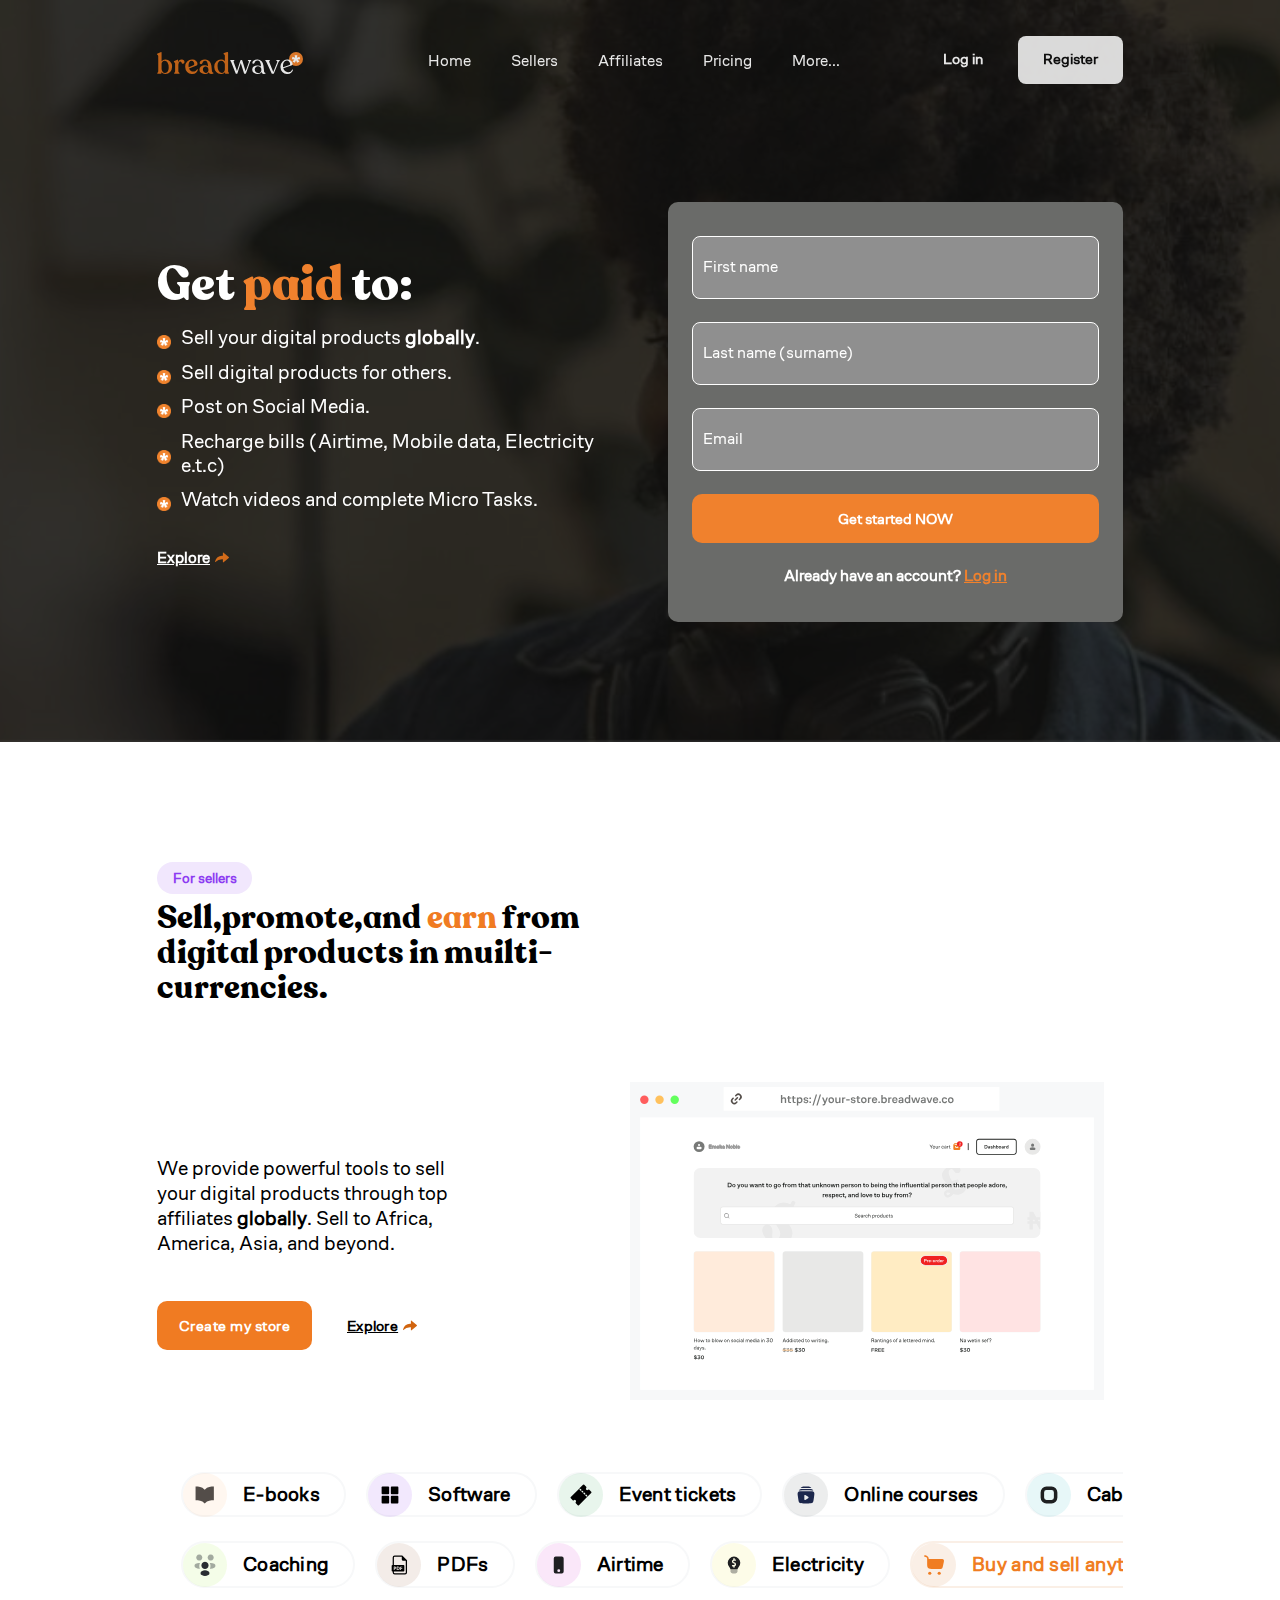
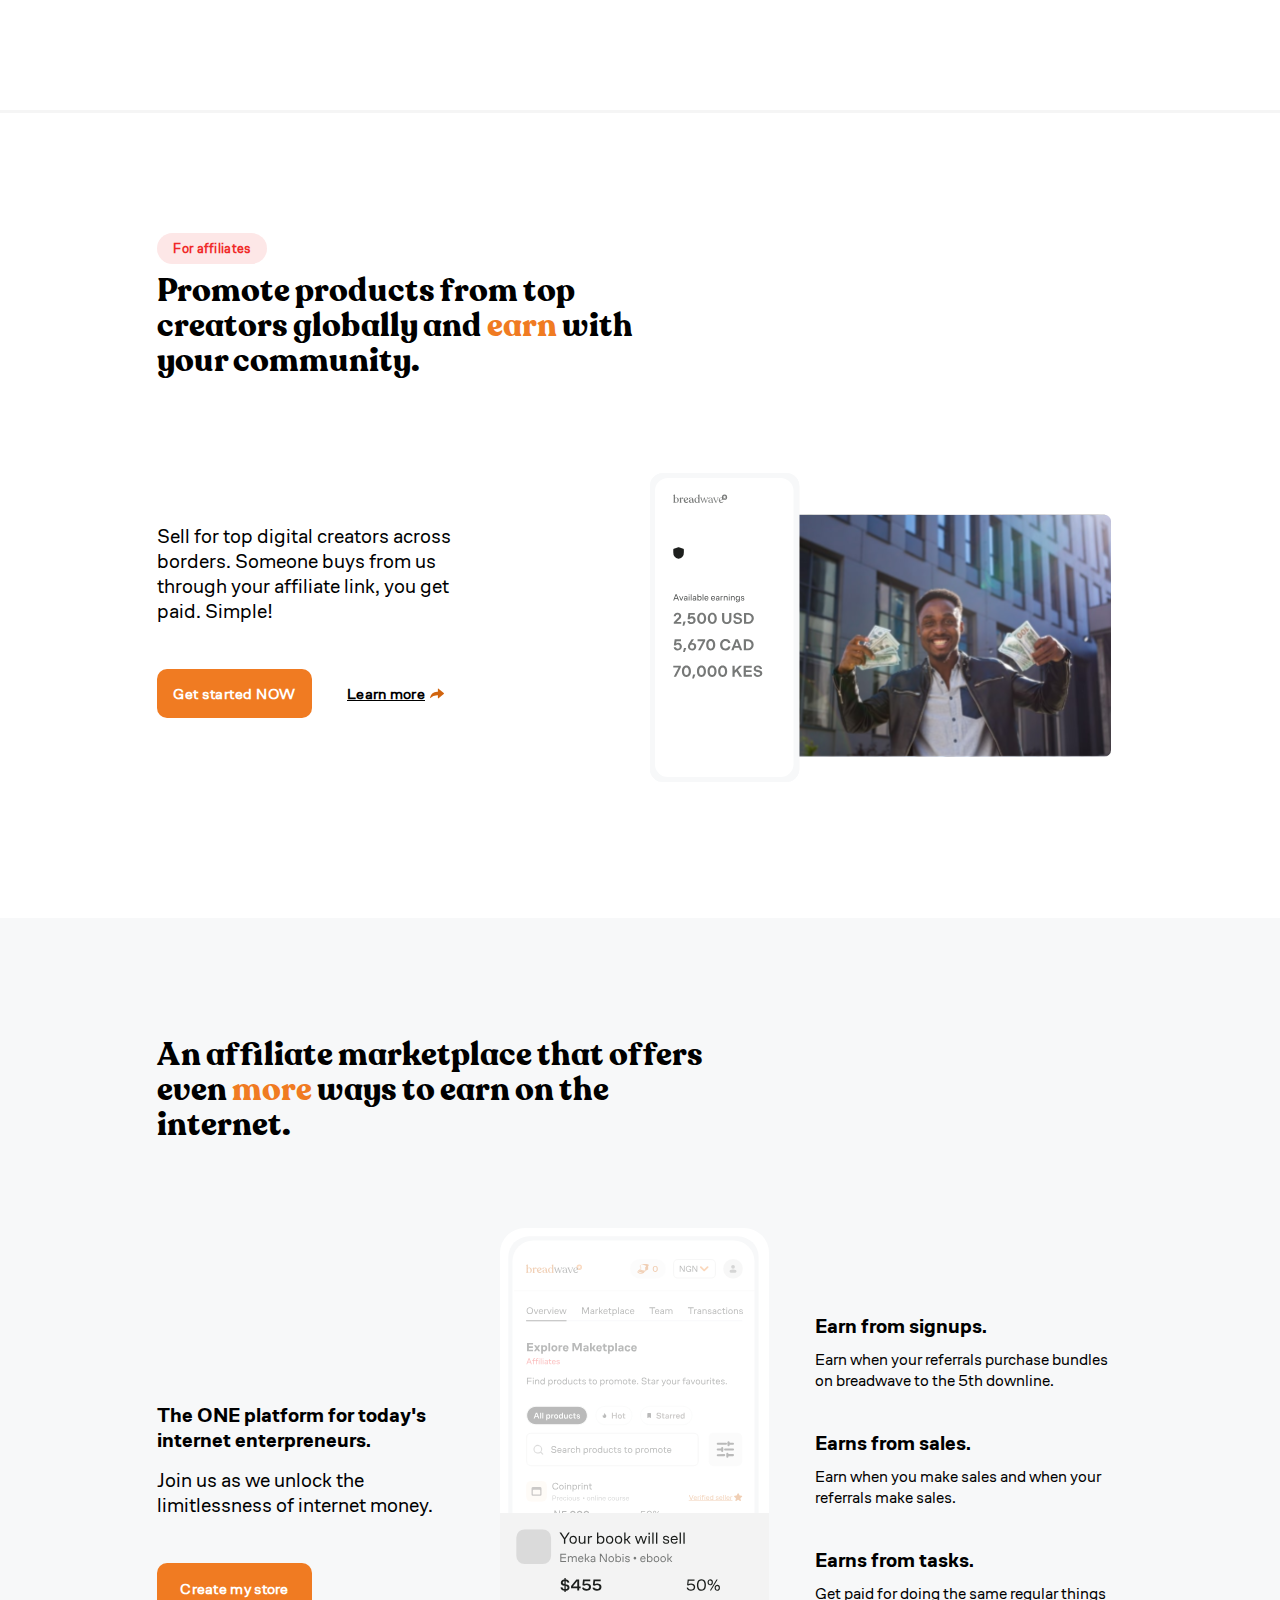
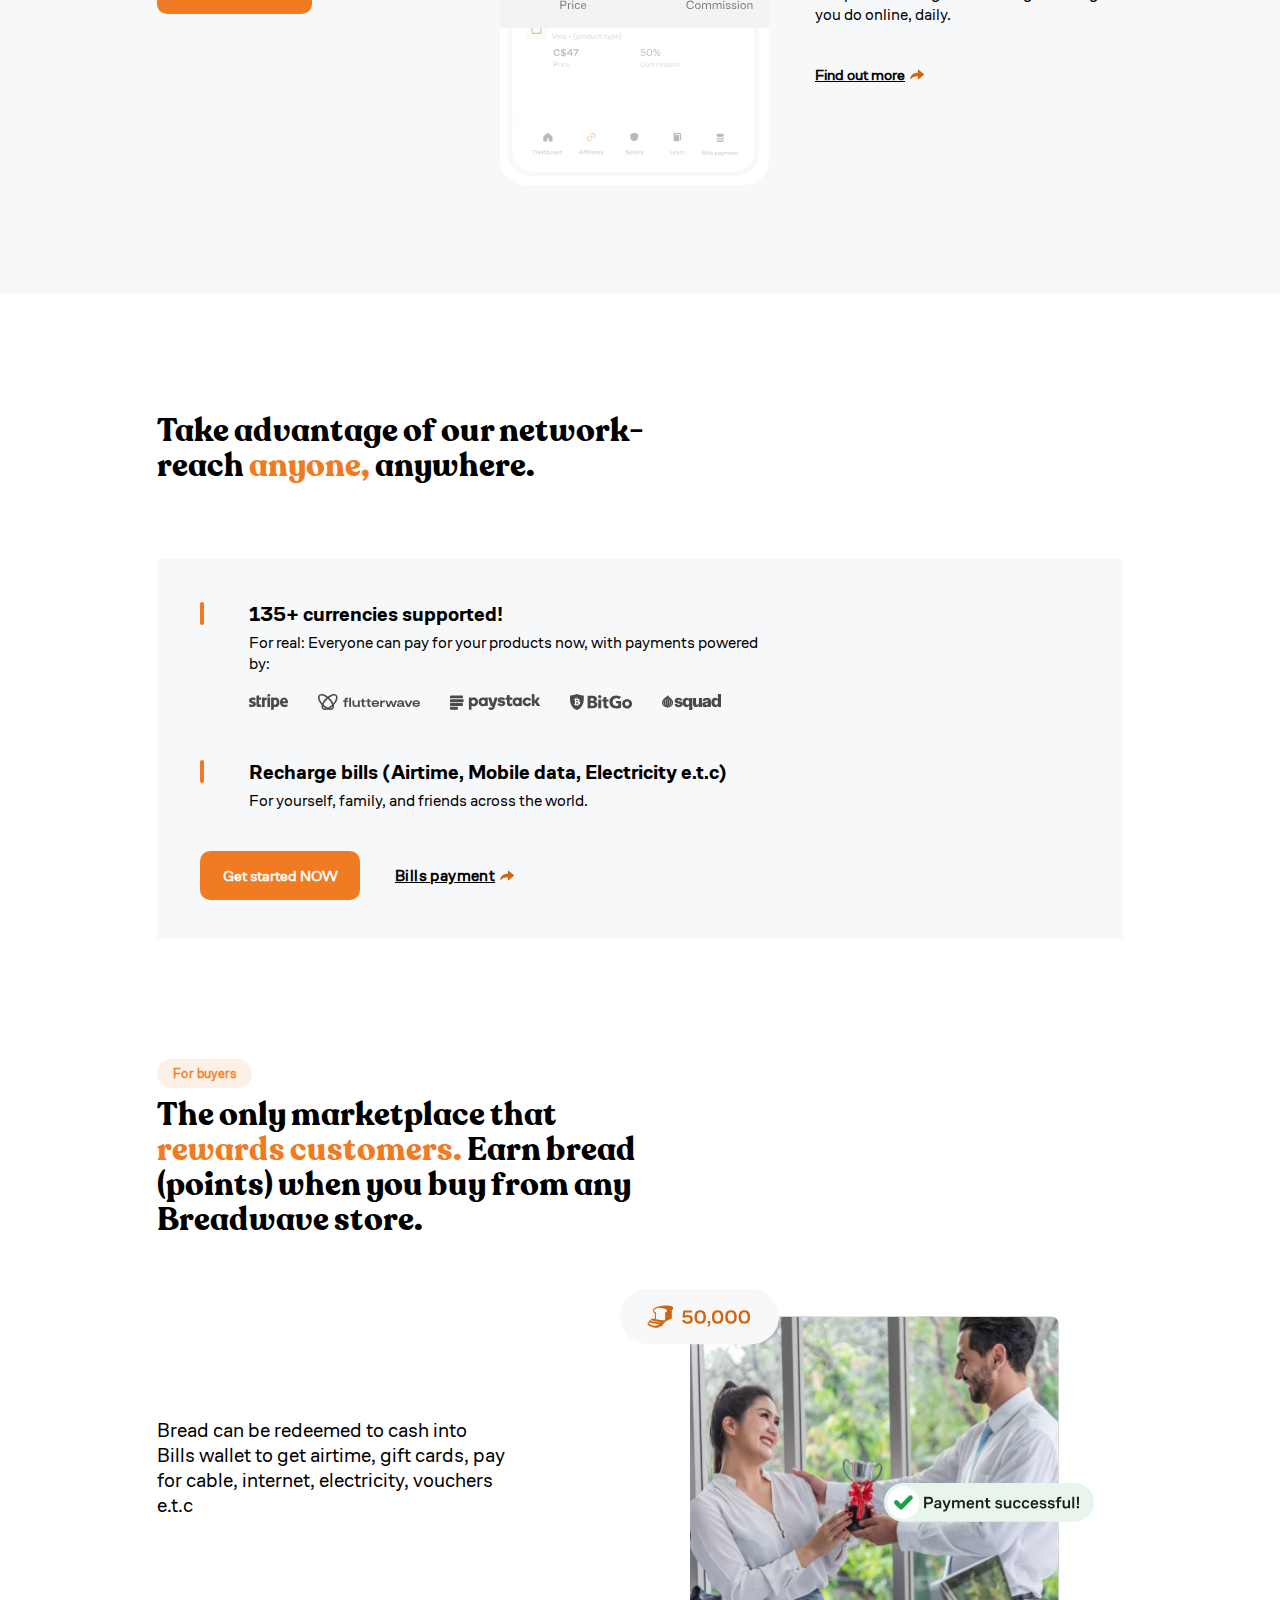
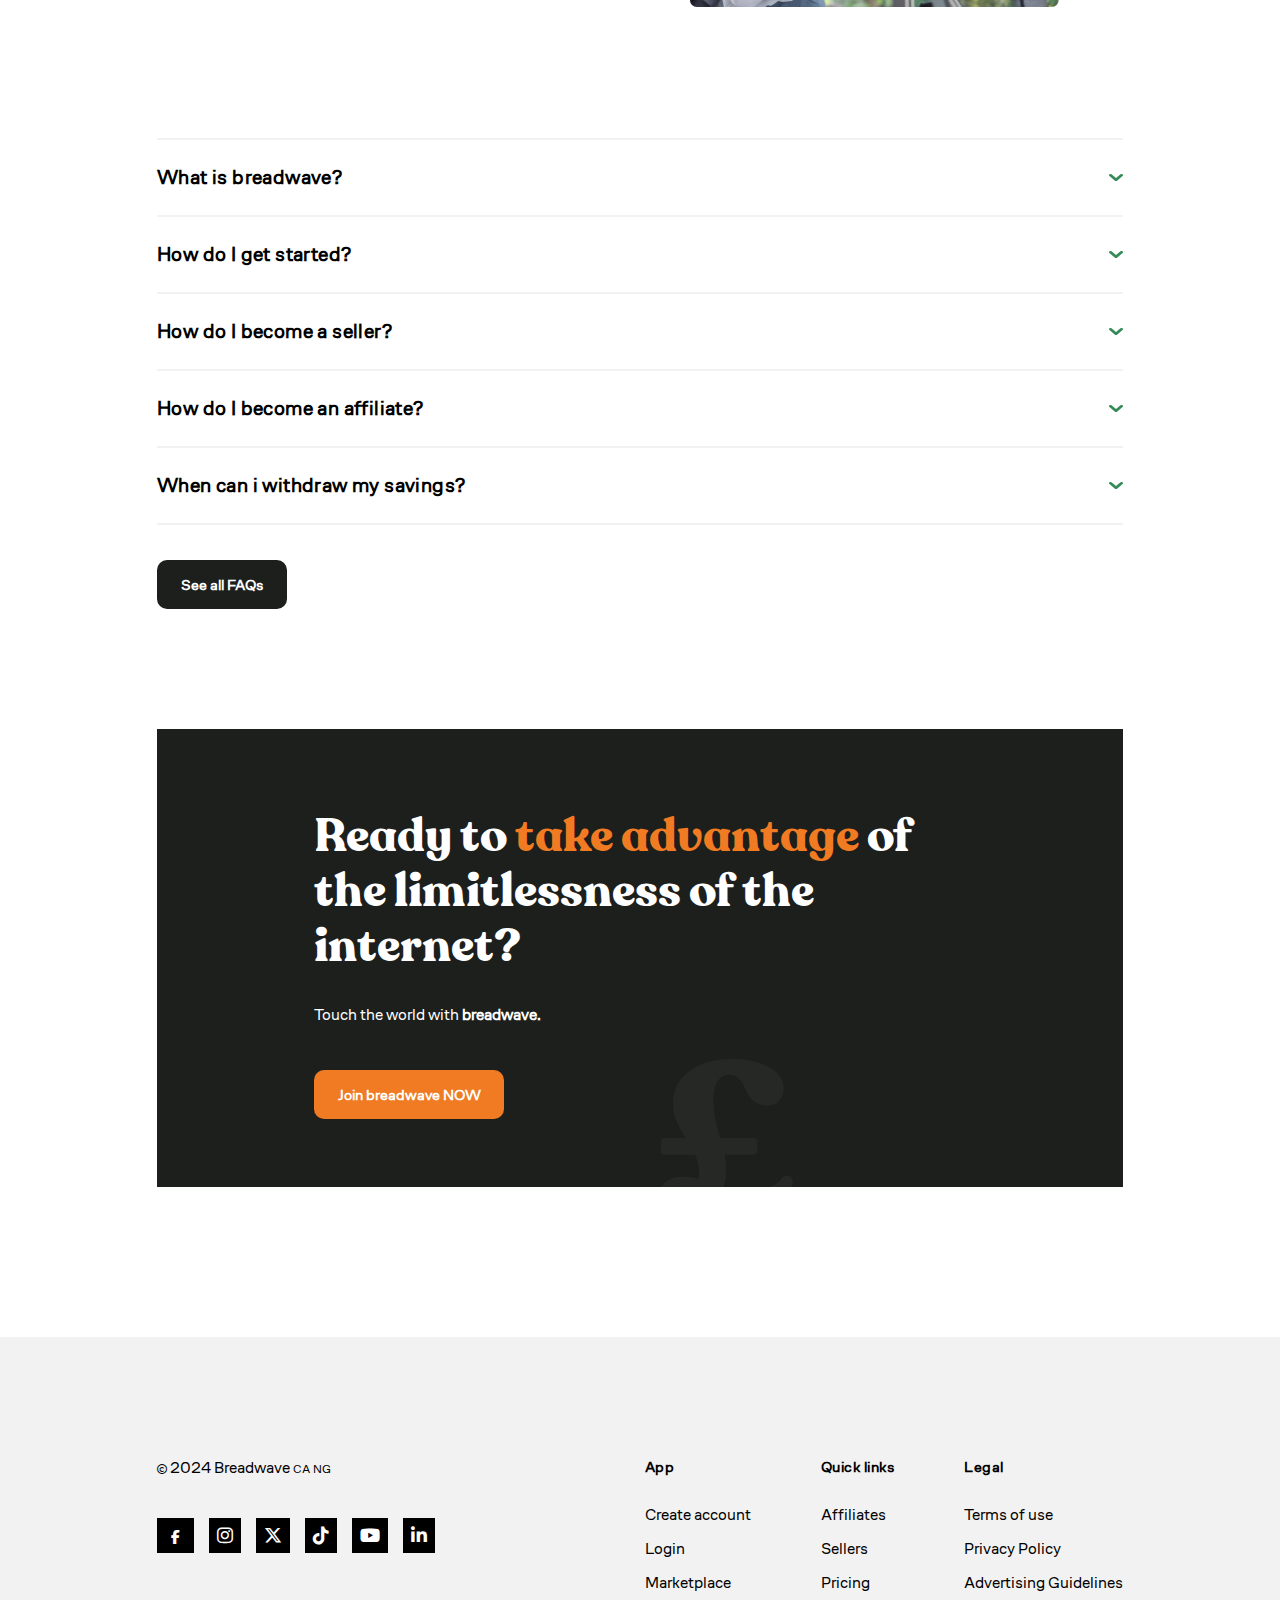
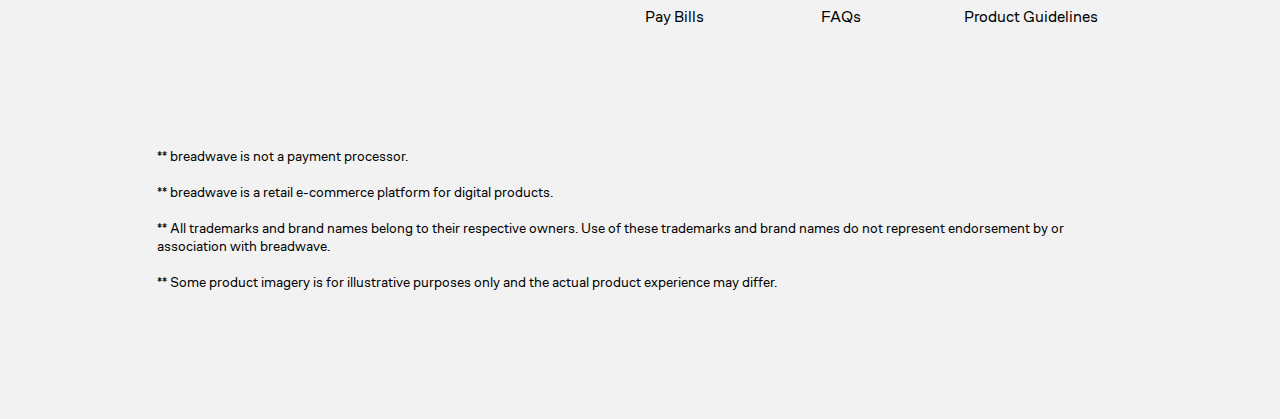
<file: index.html>
<!DOCTYPE html>
<html lang="en">
<head>
    <meta charset="UTF-8">
    <meta name="viewport" content="width=device-width, initial-scale=1.0">
    <title>Breadwave</title>
    <link rel="shortcut icon" href="assets/favicon.png" type="image/x-icon">
    <link rel="stylesheet" href="style.css">
    <link rel="stylesheet" href="https://cdnjs.cloudflare.com/ajax/libs/font-awesome/6.7.1/css/all.min.css">
    <link rel="stylesheet" href="https://cdnjs.cloudflare.com/ajax/libs/font-awesome/6.7.1/css/all.min.css" integrity="sha512-5Hs3dF2AEPkpNAR7UiOHba+lRSJNeM2ECkwxUIxC1Q/FLycGTbNapWXB4tP889k5T5Ju8fs4b1P5z/iB4nMfSQ==" crossorigin="anonymous" referrerpolicy="no-referrer" />
</head>
<body>
    <div class="container">
        <div class="first-container">
            <nav class="nav">
                <div class="breadwave">
                    <img src="assets/bw-logo-alt.svg" alt="">
                </div>
                <div class="hamburger">
                    <div class="cross-sec">
                    <img src="assets/ic-nav-menu-b.svg" alt="" height="30px">
                    </div>
                    <div class="fien">
                        <div class="nav-list">
                            <ul class="list">
                                <li><a href=""><b>Home</b></a></li>
                                <li><a href="https://breadwave.com/sellers" target="_blank">Sellers</a></li>
                                <li><a href="https://breadwave.com/affiliates" target="_blank">Affiliates</a></li>
                                <li><a href="https://breadwave.com/pricing" target="_blank">Pricing</a></li>
                                <li class="more"><a href="">More...</a>
                                    <ul class="hidden">
                                        <div class="listing">
                                            <li><a href="">FAQs</a></li>
                                            <li><a href="">Bills Payment</a></li>
                                            <li><a href="">Micro jobs</a></li>  
                                        </div>
                                        <li><a href=""><p>Coming soon</p></a></li>
                                    </ul>
                                </li>
                            </ul>
                        </div>
                        <div class="nav-button">
                            <button class="bt1"><a href="https://app.breadwave.com/login" target="_blank">Log in</a></button>
                            <button class="bt2"><a href="https://app.breadwave.com/" target="_blank">Register</a></button>
                        </div>
                    </div>
                </div>
            </nav>
            <div class="text-container">
                <div class="text1">
                    <h2>Get <span>paid</span> to:</h2>
                    <div class="explore">
                        <p class="sell">Sell your digital products <span class="globally">globally</span>.</p>
                        <p>Sell digital products for others.</p>
                        <p>Post on Social Media.</p>
                        <p class="recharge">Recharge bills (Airtime, Mobile data, Electricity e.t.c)</p>
                        <p class="watch">Watch videos and complete Micro Tasks.</p>
                    </div>
                    <div class="links">
                        <a href="" class="link">Explore </a>
                        <img src="assets/ic-linkk.svg" alt="">
                    </div>
                </div>
                <form>
                    <div class="form1">
                        <input type="text" placeholder="First name" id="firstname">
                        <input type="text" placeholder="Last name (surname)" id="lastname">
                        <input type="email" placeholder="Email" id="email">
                        <button>Get started NOW</button>
                        <div class="form1-text">
                            <p>Already have an account? <a href="">Log in</a></p>
                        </div>
                    </div>
                </form>
            </div>
        </div>



        <div class="second-container">
            <div class="first-text">
                <p class="sellers">For sellers</p>
                <h2>Sell,promote,and <span>earn</span> from digital products in muilti-  currencies.</h2>
            </div>
            <div class="second-text">
                <div class="text-p">
                    <p>We provide powerful tools to sell your
                        digital products through top affiliates
                        <span class="globally">globally</span>. Sell to Africa, America, Asia,  
                        and beyond.
                     </p>
                </div>
                <div class="text-btn">
                    <button>Create my store</button>
                    <div class="links">
                        <a href="" class="link">Explore </a>
                        <img src="assets/ic-linkk.svg" alt="">
                    </div>
                </div>
            </div>
            <div class="moving-slides">
                <div class="first">
                  <div>
                    <img src="assets/ic-sell-ebooks.svg" alt="">
                    <p>E-books</p>
                  </div>
                  <div>
                    <img src="assets/ic-sell-software.svg" alt="">
                    <p>Software</p>
                  </div>
                  <div>
                    <img src="assets/ic-sell-event-tickets.svg" alt="">
                    <p>Event tickets</p>
                  </div>
                  <div>
                    <img src="assets/ic-sell-online-courses.svg" alt="">
                    <p>Online courses</p>
                  </div>
                  <div>
                    <img src="assets/ic-sell-cable-tv.svg" alt="">
                    <p>Cable TV</p>
                  </div>
                  <div>
                    <img src="assets/ic-sell-ebooks.svg" alt="">
                    <p>E-books</p>
                  </div>
                  <div>
                    <img src="assets/ic-sell-software.svg" alt="">
                    <p>Software</p>
                  </div>
                </div>
                <div class="second">
                  <div>
                    <img src="assets/ic-coaching.svg" alt="">
                    <p>Coaching</p>
                  </div>
                  <div>
                    <img src="assets/ic-sell-pdf.svg" alt="">
                    <p>PDFs</p>
                  </div>
                  <div>
                    <img src="assets/ic-sell-airtime.svg" alt="">
                    <p>Airtime</p>
                  </div>
                  <div>
                    <img src="assets/ic-sell-light.svg" alt="">
                    <p>Electricity</p>
                  </div>
                  <div class="cart">
                    <img src="assets/ic-cart-buy.svg" alt="">
                    <p>Buy and sell anything digital...</p>
                  </div>
                  <div>
                    <img src="assets/ic-coaching.svg" alt="">
                    <p>Coaching</p>
                  </div>
                  <div>
                    <img src="assets/ic-sell-pdf.svg" alt="">
                    <p>PDFs</p>
                  </div>
                </div>
              </div>
        </div>

        <div class="third-container">
            <div class="first-text">
                <p>For affiliates</p>
                <h2>Promote products from top creators 
                    globally and <span>earn</span> with your community.
                </h2>
            </div>
            <div class="second-text">
                <div class="text-p">
                    <p>Sell for top digital creators across
                       borders. Someone buys from us
                       through your affiliate link, you get
                       paid. Simple!
                     </p>
                </div>
                <div class="text-btn">
                    <button>Get started NOW</button>
                    <div class="links">
                        <a href="" class="link">Learn more </a>
                        <img src="assets/ic-linkk.svg" alt="">
                    </div>
                </div>
            </div>
        </div>



        <div class="fourth-container">
            <div class="first-text">
                <h2>An affiliate marketplace that offers
                    even <span>more</span> ways to earn on the
                    internet.
                </h2>
            </div>
            <div class="enterprenuer">
                <h3>The ONE platform for today's 
                    internet enterpreneurs.
                </h3>
                <p>Join us as we unlock the 
                   limitlessness of internet money.
                </p>
                <button>Create my store</button>
            </div>
            <div class="earn">
                <div class="from-signup">
                    <h3>Earn from signups.</h3>
                    <p>Earn when your referrals purchase 
                       bundles on breadwave to the 5th 
                       downline.
                    </p>
                </div>
                <div class="from-sales">
                    <h3>Earns from sales.</h3>
                    <p>Earn when you make sales and when your 
                       referrals make sales.
                    </p>
                </div>
                <div class="from-tasks">
                    <h3>Earns from tasks.</h3>
                    <p>Get paid for doing the same regular 
                       things you do online, daily.
                    </p>
                </div>
                <div class="links">
                    <a href="" class="link">Find out more </a>
                    <img src="assets/ic-linkk.svg" alt="">
                </div>
            </div>
        </div>


        <div class="fifth-container">
            <div class="first-text">
                <h2>Take advantage of our network-
                    reach <span>anyone,</span> anywhere.
                </h2>
            </div> 
            <div class="second-text">
                <div class="currencies">
                    <div class="border">
                        <div class="border-side"></div>
                        <div class="border-text">
                            <h3>135+ currencies supported!</h3>
                            <p>For real: Everyone can pay for your products now, with payments powered 
                               by:
                            </p>
                            <div class="icons">
                                <img src="assets/stripe-4-d.svg" alt="">
                                <img src="assets/ic-flutterwave-d.svg" alt="">
                                <img src="assets/ic-paystack-d.svg" alt="" class="paystack">
                                <img src="assets/ic-bitgo-d.svg" alt="" class="bitgo">
                                <img src="assets/ic-squad.svg" alt=""class="squad">
                            </div>
                        </div>
                    </div>
                </div>
                <div class="border">
                    <div class="border-side"></div>
                    <div class="border-text">
                        <h3>Recharge bills (Airtime, Mobile data, Electricity e.t.c)</h3>
                        <p>For yourself, family, and friends across the world.</p>
                    </div>
                </div>
                <div class="button-link">
                    <button>Get started NOW</button>
                    <div class="links">
                        <a href="" class="link">Bills payment </a>
                        <img src="assets/ic-linkk.svg" alt="">
                    </div>
                </div>
            </div>
        </div>




        <div class="sixth-container">
            <div class="first-text">
                <p>For buyers</p>
                <h2>The only marketplace that
                    <span>rewards customers.</span> Earn bread
                    (points) when you buy from any 
                    Breadwave store.
                </h2>
            </div>
            <p>Bread can be redeemed to cash into
               Bills wallet to get airtime, gift cards, pay
               for cable, internet, electricity, vouchers
               e.t.c
             </p>
        </div>



        <div class="seventh-container">
            <div class="border-container">

                <div class="border-top top1">
                    <div class="display-norm">
                    <p>What is breadwave?</p>
                    <img src="assets/ic-caret-down.svg" alt="">
                    </div>
                    <div class="display-under">
                        <p><span>breadwave</span> is a digital platform that enables you to start your internet business with ease.</p>
                        <p class="one-under">As digital retailers, we help <span>digital product creators</span> distribute your digital products
                        to more customers across the world with our robust affiliate network.</p>
                        <p class="two-under">We also provide earning opportunities to affiliates who earn commissions by selling for the creators.
                         Affiliates can also take advantage of our free courses from top creators to improve their knowledge
                         as well as other earning opportunities like selling recharge pins and many more coming soon.</p>
                    </div>
                </div>

                <div class="border-top top2">
                    <div class="display-norm">
                    <p>How do I get started?</p>
                    <img src="assets/ic-caret-down.svg" alt="">
                    </div>
                    <div class="display-under">
                        <p>Simply create your account on https://app.<span>breadwave</span>.com. Your account is both a seller
                         and affiliate account with access to all the necessary tools you need to make the best of your experience.</p>
                    </div>
                </div>

                <div class="border-top top3">
                    <div class="display-norm">
                        <p>How do I become a seller?</p>
                        <img src="assets/ic-caret-down.svg" alt="">
                    </div>
                    <div class="display-under">
                        <p>By just creating your account. You have free access to submit your
                         products for review and subsequent listing.</p>
                    </div>
                </div>

                <div class="border-top top4">
                    <div class="display-norm">
                        <p>How do I become an affiliate?</p>
                        <img src="assets/ic-caret-down.svg" alt="">
                    </div>
                    <div class="display-under">
                        <p>To activate your affiliate account after sign up, choose from
                         the available bundles for as low as <span>₦3,000</span>.</p>
                    </div>
                </div>
                <div class="border-top top5">
                    <div class="display-norm">
                        <p>When can i withdraw my savings?</p>
                        <img src="assets/ic-caret-down.svg" alt="">
                    </div>
                    <div class="display-under">
                        <p>You can request withdrawal at any time and they are processed
                             weekly to your local bank account and other options available to you.</p>
                    </div>
                </div>
            </div>
            <button>See all FAQs</button>
        </div>



        <div class="eight-container">
            <div class="box">
                <h2>Ready to <span>take advantage</span> of 
                    the limitlessness of the 
                    internet?
                </h2>
                <p>Touch the world with <b>breadwave.</b></p>
                <button>Join breadwave NOW</button>
            </div>
        </div>



        <div class="ninth-container">
           <div class="text-continer">
            <div class="text1">
                <p class="copyright"><a href=""><i class="fa-regular fa-copyright" id="copyright"></i> 2024 Breadwave <span>CA NG</span></a></p>
                <div class="text1-icons">
                    <a href=""><i class="fa-brands fa-facebook-f" id="facebook"></i></a>
                    <a href=""><i class="fa-brands fa-instagram"></i></a>
                    <a href=""><i class="fa-brands fa-x-twitter"></i></a>
                    <a href=""><i class="fa-brands fa-tiktok"></i></a>
                    <a href=""><i class="fa-brands fa-youtube" style="color: #ffffff;"></i></a>
                    <a href=""><i class="fa-brands fa-linkedin-in"></i></a>
                </div>
            </div>
            <div class="text2">
                <div class="text2a">
                    <p class="bold"><b><a href="">App</a></b></p>
                    <p><a href="">Create account</a></p>
                    <p><a href="">Login</a></p>
                    <p><a href="">Marketplace</a></p>
                    <p><a href="">Pay Bills</a></p>
                </div>
                <div class="text2b">
                    <p class="bold"><b><a href="">Quick links</a></b></p>
                    <p><a href="">Affiliates</a></p>
                    <p><a href="">Sellers</a></p>
                    <p><a href="">Pricing</a></p>
                    <p><a href="">FAQs</a></p>
                </div>
                <div class="text2c">
                    <p class="bold"><b><a href="">Legal</a></b></p>
                    <p><a href="">Terms of use</a></p>
                    <p><a href="">Privacy Policy</a></p>
                    <p><a href="">Advertising Guidelines</a></p>
                    <p><a href="">Product Guidelines</a></p>
                </div>
            </div>
           </div>
           <div class="last-p">
            <p>** breadwave is not a payment processor.</p>
           <p>** breadwave is a retail e-commerce platform for digital products.</p>
           <p>** All trademarks and brand names belong to their respective owners.
             Use of these trademarks and brand names do not represent endorsement by or 
            association with breadwave.
           </p>
           <p>** Some product imagery is for illustrative purposes only and the actual product experience may differ.</p>
           </div>
        </div>
    </div>
</body>

<script>
    document.addEventListener('scroll', () => {
        const nav = document.querySelector('nav');

        if(window.scrollY > 0) {
            nav.classList.add('scrolled');
        }else{
            nav.classList.remove('scrolled')
        }
    }
    
    )
</script>

</html>
</file>
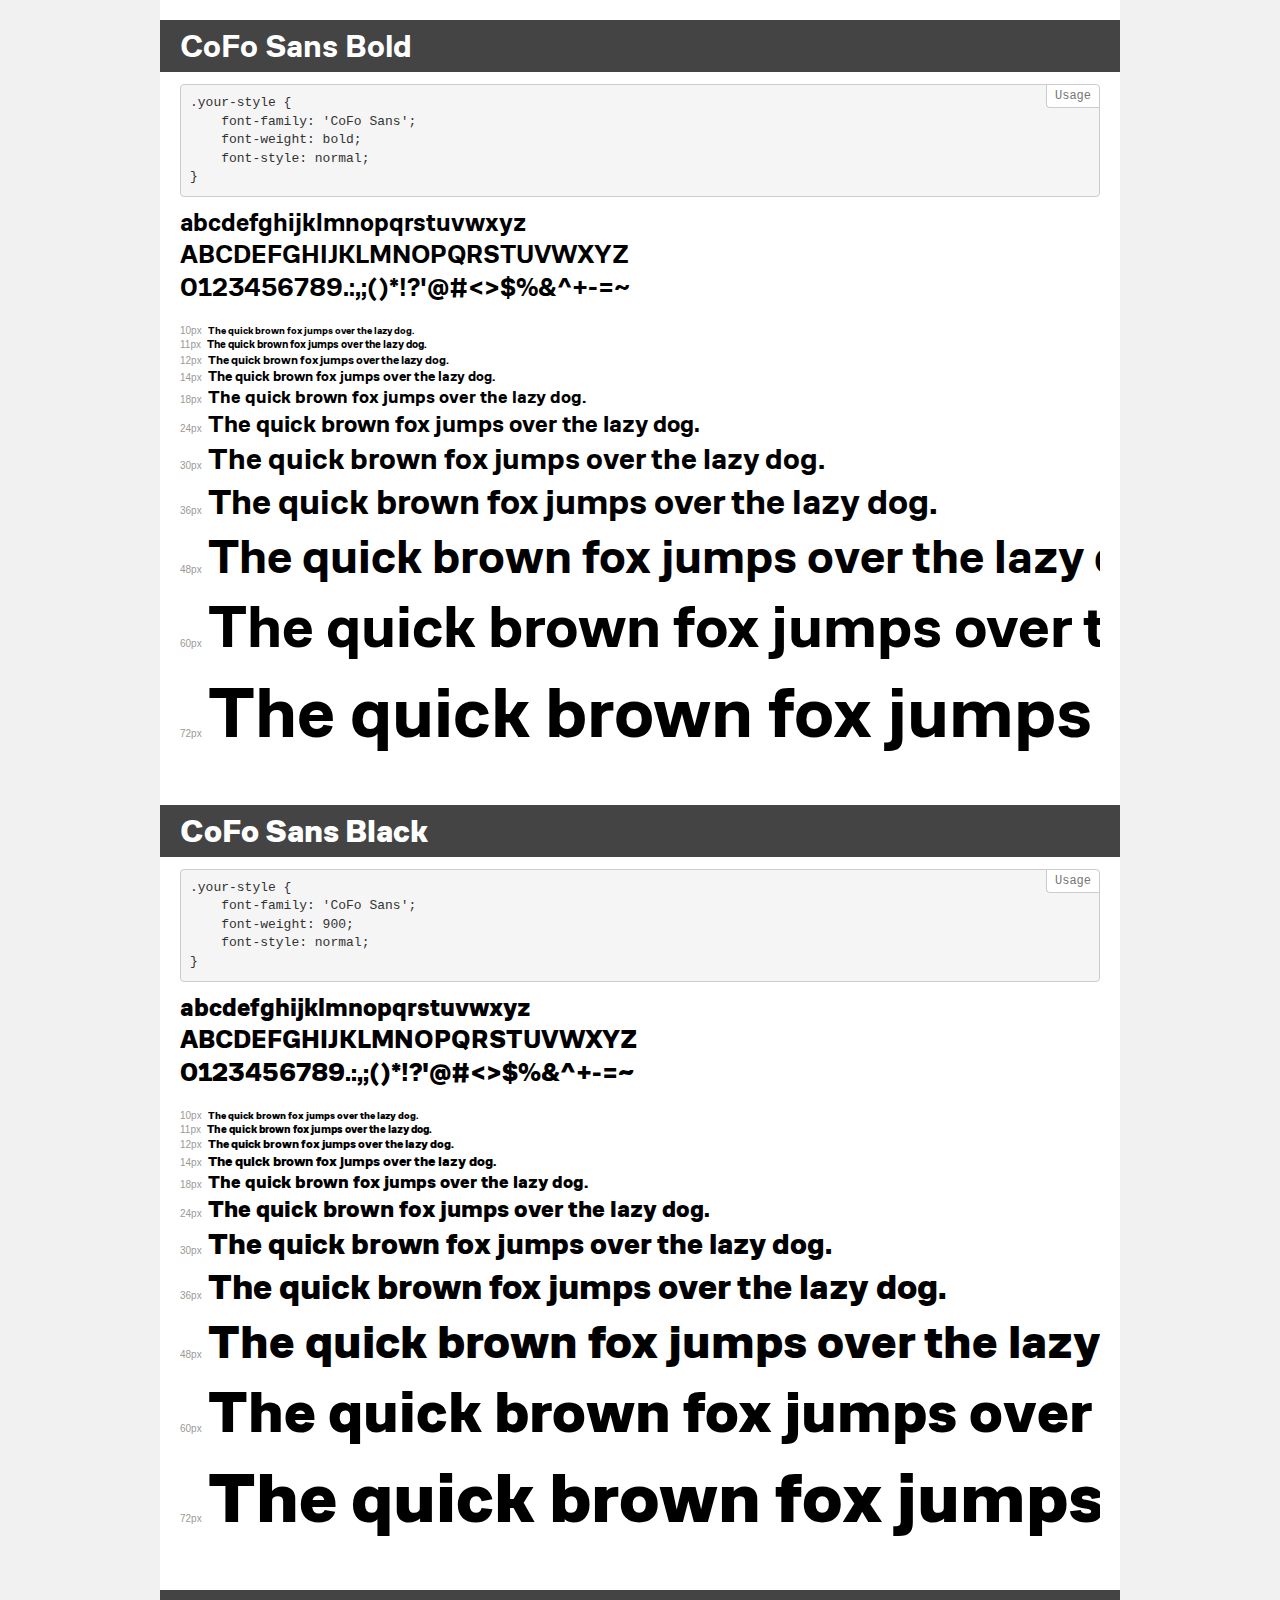
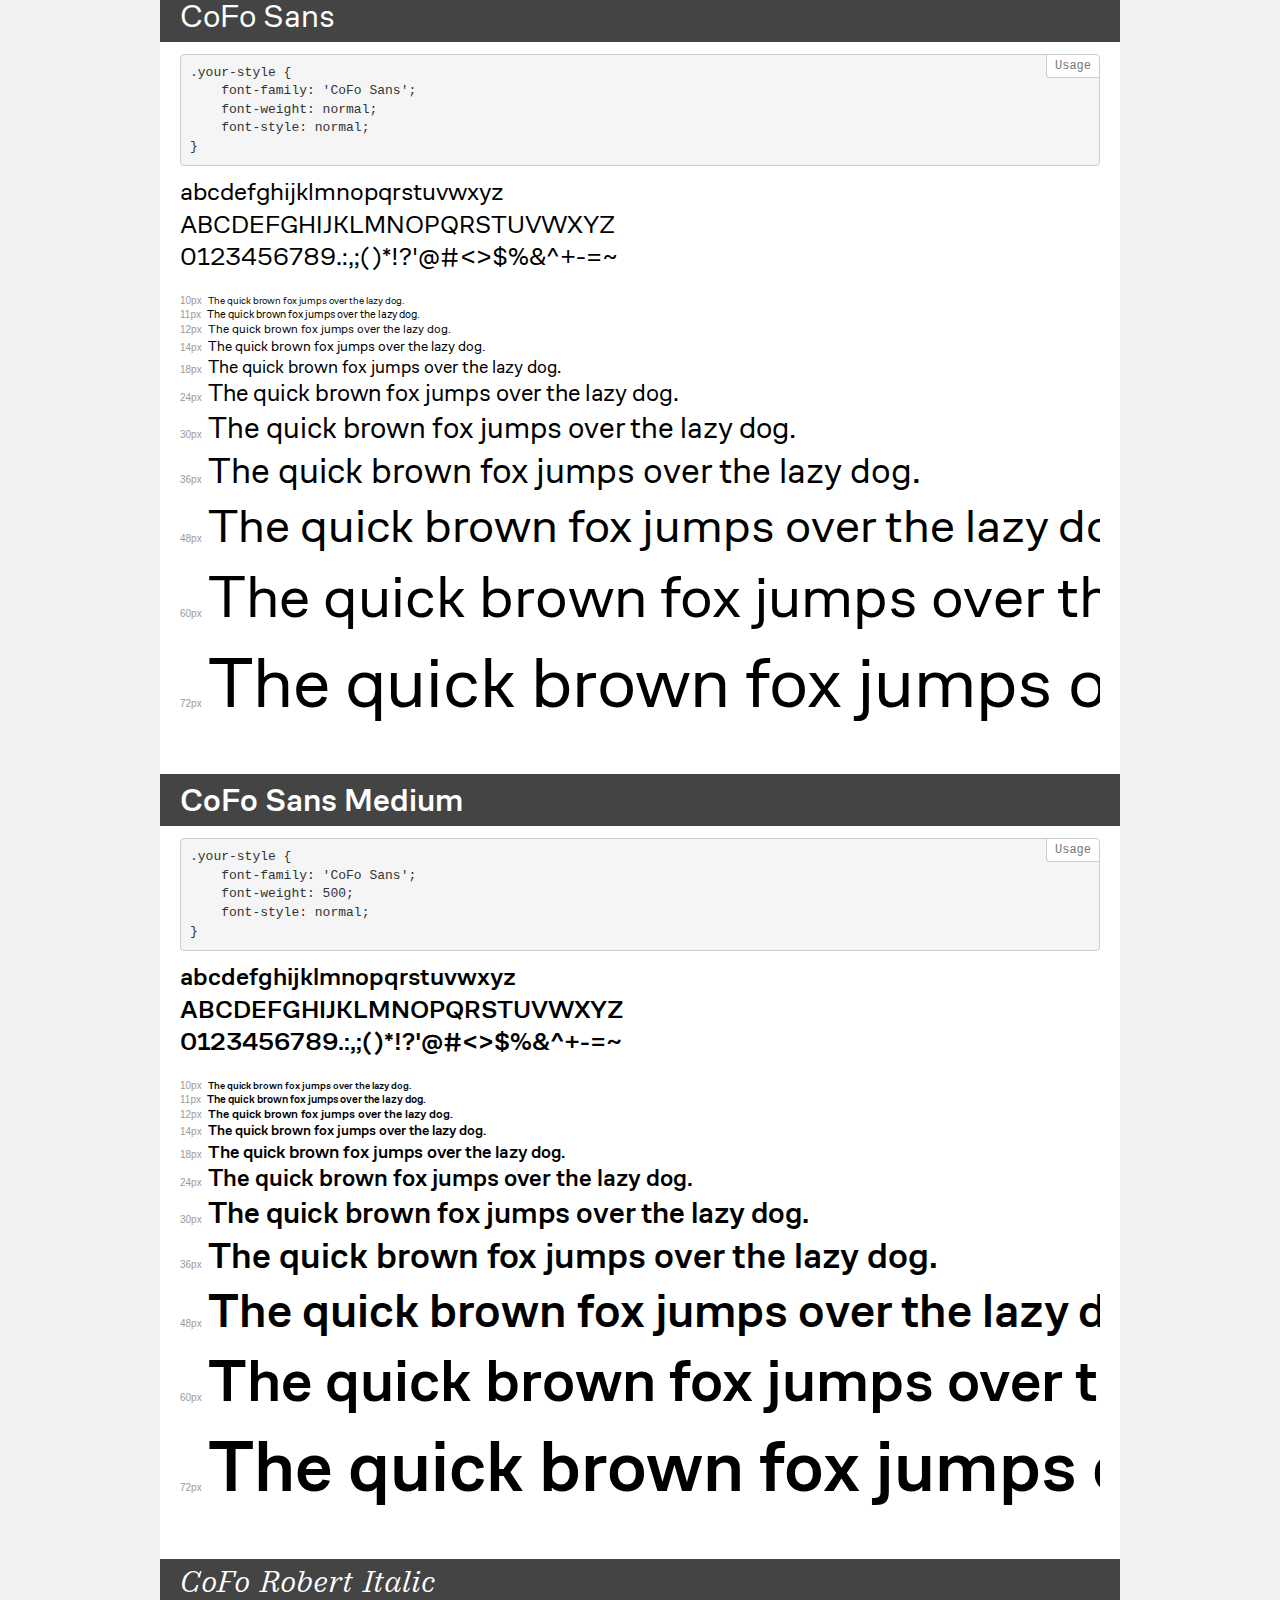
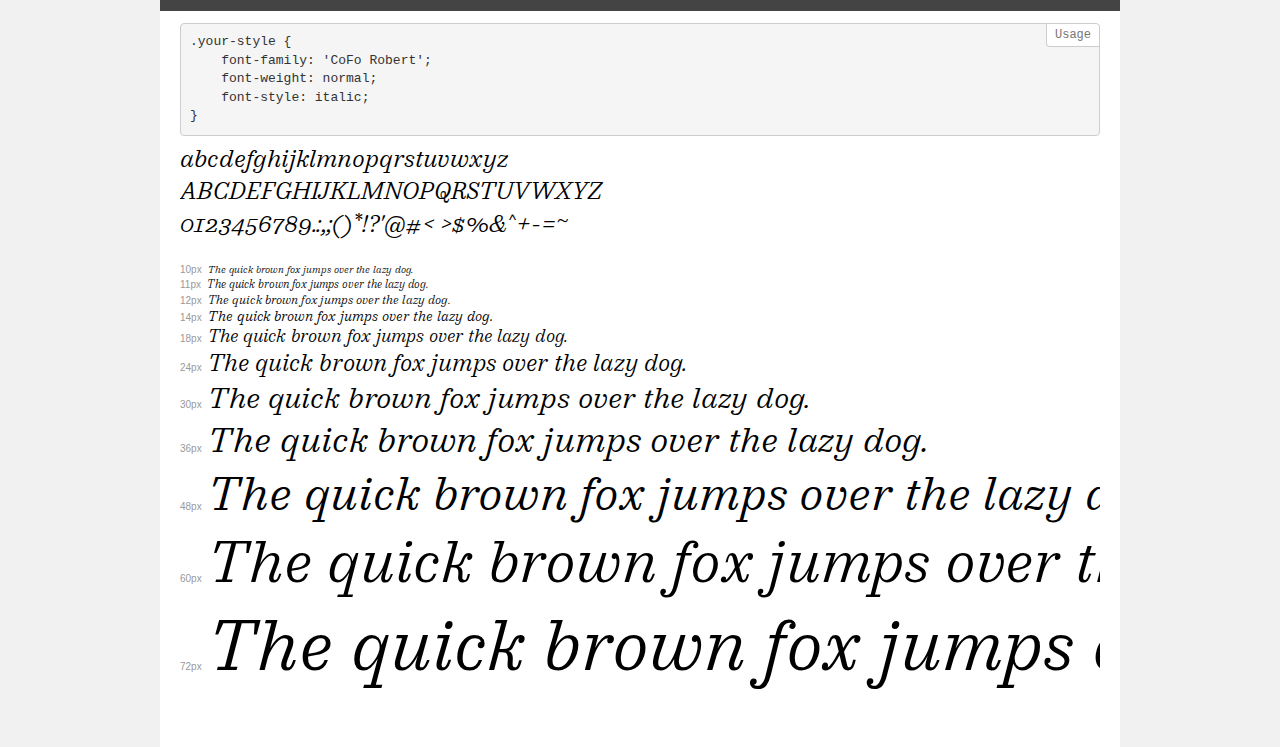
<file: assets/cofo-sans/demo.html>
<!DOCTYPE html>
<html>
<head>
    <meta charset="utf-8">
    <meta http-equiv="X-UA-Compatible" content="IE=edge">
    <meta name="viewport" content="width=device-width, initial-scale=1">
    <meta name="robots" content="noindex, noarchive">
    <meta name="format-detection" content="telephone=no">
    <title>Transfonter demo</title>
    <link href="stylesheet.css" rel="stylesheet">
    <style>
        /*
        http://meyerweb.com/eric/tools/css/reset/
        v2.0 | 20110126
        License: none (public domain)
        */
        html, body, div, span, applet, object, iframe,
        h1, h2, h3, h4, h5, h6, p, blockquote, pre,
        a, abbr, acronym, address, big, cite, code,
        del, dfn, em, img, ins, kbd, q, s, samp,
        small, strike, strong, sub, sup, tt, var,
        b, u, i, center,
        dl, dt, dd, ol, ul, li,
        fieldset, form, label, legend,
        table, caption, tbody, tfoot, thead, tr, th, td,
        article, aside, canvas, details, embed,
        figure, figcaption, footer, header, hgroup,
        menu, nav, output, ruby, section, summary,
        time, mark, audio, video {
            margin: 0;
            padding: 0;
            border: 0;
            font-size: 100%;
            font: inherit;
            vertical-align: baseline;
        }
        /* HTML5 display-role reset for older browsers */
        article, aside, details, figcaption, figure,
        footer, header, hgroup, menu, nav, section {
            display: block;
        }
        body {
            line-height: 1;
        }
        ol, ul {
            list-style: none;
        }
        blockquote, q {
            quotes: none;
        }
        blockquote:before, blockquote:after,
        q:before, q:after {
            content: '';
            content: none;
        }
        table {
            border-collapse: collapse;
            border-spacing: 0;
        }
        /* common styles */
        body {
            background: #f1f1f1;
            color: #000;
        }
        .page {
            background: #fff;
            width: 920px;
            margin: 0 auto;
            padding: 20px 20px 0 20px;
            overflow: hidden;
        }
        .font-container {
            overflow-x: auto;
            overflow-y: hidden;
            margin-bottom: 40px;
            line-height: 1.3;
            white-space: nowrap;
            padding-bottom: 5px;
        }
        h1 {
            position: relative;
            background: #444;
            font-size: 32px;
            color: #fff;
            padding: 10px 20px;
            margin: 0 -20px 12px -20px;
        }
        .letters {
            font-size: 25px;
            margin-bottom: 20px;
        }
        .s10:before {
            content: '10px';
        }
        .s11:before {
            content: '11px';
        }
        .s12:before {
            content: '12px';
        }
        .s14:before {
            content: '14px';
        }
        .s18:before {
            content: '18px';
        }
        .s24:before {
            content: '24px';
        }
        .s30:before {
            content: '30px';
        }
        .s36:before {
            content: '36px';
        }
        .s48:before {
            content: '48px';
        }
        .s60:before {
            content: '60px';
        }
        .s72:before {
            content: '72px';
        }
        .s10:before, .s11:before, .s12:before, .s14:before,
        .s18:before, .s24:before, .s30:before, .s36:before,
        .s48:before, .s60:before, .s72:before {
            font-family: Arial, sans-serif;
            font-size: 10px;
            font-weight: normal;
            font-style: normal;
            color: #999;
            padding-right: 6px;
        }
        pre {
            display: block;
            position: relative;
            padding: 9px;
            margin: 0 0 10px;
            font-family: Monaco, Menlo, Consolas, "Courier New", monospace !important;
            font-size: 13px;
            line-height: 1.428571429;
            color: #333;
            font-weight: normal !important;
            font-style: normal !important;
            background-color: #f5f5f5;
            border: 1px solid #ccc;
            overflow-x: auto;
            border-radius: 4px;
        }
        pre:after {
            display: block;
            position: absolute;
            right: 0;
            top: 0;
            content: 'Usage';
            line-height: 1;
            padding: 5px 8px;
            font-size: 12px;
            color: #767676;
            background-color: #fff;
            border: 1px solid #ccc;
            border-right: none;
            border-top: none;
            border-radius: 0 4px 0 4px;
            z-index: 10;
        }
        /* responsive */
        @media (max-width: 959px) {
            .page {
                width: auto;
                margin: 0;
            }
        }
    </style>
</head>
<body>
<div class="page">
    <div class="demo" style="font-family: 'CoFo Sans'; font-weight: bold; font-style: normal;">
        <h1>CoFo Sans Bold</h1>
        <pre>.your-style {
    font-family: 'CoFo Sans';
    font-weight: bold;
    font-style: normal;
}</pre>
        <div class="font-container">
            <p class="letters">
                abcdefghijklmnopqrstuvwxyz<br>
ABCDEFGHIJKLMNOPQRSTUVWXYZ<br>
                0123456789.:,;()*!?'@#<>$%&^+-=~
            </p>
            <p class="s10" style="font-size: 10px;">The quick brown fox jumps over the lazy dog.</p>
            <p class="s11" style="font-size: 11px;">The quick brown fox jumps over the lazy dog.</p>
            <p class="s12" style="font-size: 12px;">The quick brown fox jumps over the lazy dog.</p>
            <p class="s14" style="font-size: 14px;">The quick brown fox jumps over the lazy dog.</p>
            <p class="s18" style="font-size: 18px;">The quick brown fox jumps over the lazy dog.</p>
            <p class="s24" style="font-size: 24px;">The quick brown fox jumps over the lazy dog.</p>
            <p class="s30" style="font-size: 30px;">The quick brown fox jumps over the lazy dog.</p>
            <p class="s36" style="font-size: 36px;">The quick brown fox jumps over the lazy dog.</p>
            <p class="s48" style="font-size: 48px;">The quick brown fox jumps over the lazy dog.</p>
            <p class="s60" style="font-size: 60px;">The quick brown fox jumps over the lazy dog.</p>
            <p class="s72" style="font-size: 72px;">The quick brown fox jumps over the lazy dog.</p>
        </div>
    </div>
    <div class="demo" style="font-family: 'CoFo Sans'; font-weight: 900; font-style: normal;">
        <h1>CoFo Sans Black</h1>
        <pre>.your-style {
    font-family: 'CoFo Sans';
    font-weight: 900;
    font-style: normal;
}</pre>
        <div class="font-container">
            <p class="letters">
                abcdefghijklmnopqrstuvwxyz<br>
ABCDEFGHIJKLMNOPQRSTUVWXYZ<br>
                0123456789.:,;()*!?'@#<>$%&^+-=~
            </p>
            <p class="s10" style="font-size: 10px;">The quick brown fox jumps over the lazy dog.</p>
            <p class="s11" style="font-size: 11px;">The quick brown fox jumps over the lazy dog.</p>
            <p class="s12" style="font-size: 12px;">The quick brown fox jumps over the lazy dog.</p>
            <p class="s14" style="font-size: 14px;">The quick brown fox jumps over the lazy dog.</p>
            <p class="s18" style="font-size: 18px;">The quick brown fox jumps over the lazy dog.</p>
            <p class="s24" style="font-size: 24px;">The quick brown fox jumps over the lazy dog.</p>
            <p class="s30" style="font-size: 30px;">The quick brown fox jumps over the lazy dog.</p>
            <p class="s36" style="font-size: 36px;">The quick brown fox jumps over the lazy dog.</p>
            <p class="s48" style="font-size: 48px;">The quick brown fox jumps over the lazy dog.</p>
            <p class="s60" style="font-size: 60px;">The quick brown fox jumps over the lazy dog.</p>
            <p class="s72" style="font-size: 72px;">The quick brown fox jumps over the lazy dog.</p>
        </div>
    </div>
    <div class="demo" style="font-family: 'CoFo Sans'; font-weight: normal; font-style: normal;">
        <h1>CoFo Sans</h1>
        <pre>.your-style {
    font-family: 'CoFo Sans';
    font-weight: normal;
    font-style: normal;
}</pre>
        <div class="font-container">
            <p class="letters">
                abcdefghijklmnopqrstuvwxyz<br>
ABCDEFGHIJKLMNOPQRSTUVWXYZ<br>
                0123456789.:,;()*!?'@#<>$%&^+-=~
            </p>
            <p class="s10" style="font-size: 10px;">The quick brown fox jumps over the lazy dog.</p>
            <p class="s11" style="font-size: 11px;">The quick brown fox jumps over the lazy dog.</p>
            <p class="s12" style="font-size: 12px;">The quick brown fox jumps over the lazy dog.</p>
            <p class="s14" style="font-size: 14px;">The quick brown fox jumps over the lazy dog.</p>
            <p class="s18" style="font-size: 18px;">The quick brown fox jumps over the lazy dog.</p>
            <p class="s24" style="font-size: 24px;">The quick brown fox jumps over the lazy dog.</p>
            <p class="s30" style="font-size: 30px;">The quick brown fox jumps over the lazy dog.</p>
            <p class="s36" style="font-size: 36px;">The quick brown fox jumps over the lazy dog.</p>
            <p class="s48" style="font-size: 48px;">The quick brown fox jumps over the lazy dog.</p>
            <p class="s60" style="font-size: 60px;">The quick brown fox jumps over the lazy dog.</p>
            <p class="s72" style="font-size: 72px;">The quick brown fox jumps over the lazy dog.</p>
        </div>
    </div>
    <div class="demo" style="font-family: 'CoFo Sans'; font-weight: 500; font-style: normal;">
        <h1>CoFo Sans Medium</h1>
        <pre>.your-style {
    font-family: 'CoFo Sans';
    font-weight: 500;
    font-style: normal;
}</pre>
        <div class="font-container">
            <p class="letters">
                abcdefghijklmnopqrstuvwxyz<br>
ABCDEFGHIJKLMNOPQRSTUVWXYZ<br>
                0123456789.:,;()*!?'@#<>$%&^+-=~
            </p>
            <p class="s10" style="font-size: 10px;">The quick brown fox jumps over the lazy dog.</p>
            <p class="s11" style="font-size: 11px;">The quick brown fox jumps over the lazy dog.</p>
            <p class="s12" style="font-size: 12px;">The quick brown fox jumps over the lazy dog.</p>
            <p class="s14" style="font-size: 14px;">The quick brown fox jumps over the lazy dog.</p>
            <p class="s18" style="font-size: 18px;">The quick brown fox jumps over the lazy dog.</p>
            <p class="s24" style="font-size: 24px;">The quick brown fox jumps over the lazy dog.</p>
            <p class="s30" style="font-size: 30px;">The quick brown fox jumps over the lazy dog.</p>
            <p class="s36" style="font-size: 36px;">The quick brown fox jumps over the lazy dog.</p>
            <p class="s48" style="font-size: 48px;">The quick brown fox jumps over the lazy dog.</p>
            <p class="s60" style="font-size: 60px;">The quick brown fox jumps over the lazy dog.</p>
            <p class="s72" style="font-size: 72px;">The quick brown fox jumps over the lazy dog.</p>
        </div>
    </div>
    <div class="demo" style="font-family: 'CoFo Robert'; font-weight: normal; font-style: italic;">
        <h1>CoFo Robert Italic</h1>
        <pre>.your-style {
    font-family: 'CoFo Robert';
    font-weight: normal;
    font-style: italic;
}</pre>
        <div class="font-container">
            <p class="letters">
                abcdefghijklmnopqrstuvwxyz<br>
ABCDEFGHIJKLMNOPQRSTUVWXYZ<br>
                0123456789.:,;()*!?'@#<>$%&^+-=~
            </p>
            <p class="s10" style="font-size: 10px;">The quick brown fox jumps over the lazy dog.</p>
            <p class="s11" style="font-size: 11px;">The quick brown fox jumps over the lazy dog.</p>
            <p class="s12" style="font-size: 12px;">The quick brown fox jumps over the lazy dog.</p>
            <p class="s14" style="font-size: 14px;">The quick brown fox jumps over the lazy dog.</p>
            <p class="s18" style="font-size: 18px;">The quick brown fox jumps over the lazy dog.</p>
            <p class="s24" style="font-size: 24px;">The quick brown fox jumps over the lazy dog.</p>
            <p class="s30" style="font-size: 30px;">The quick brown fox jumps over the lazy dog.</p>
            <p class="s36" style="font-size: 36px;">The quick brown fox jumps over the lazy dog.</p>
            <p class="s48" style="font-size: 48px;">The quick brown fox jumps over the lazy dog.</p>
            <p class="s60" style="font-size: 60px;">The quick brown fox jumps over the lazy dog.</p>
            <p class="s72" style="font-size: 72px;">The quick brown fox jumps over the lazy dog.</p>
        </div>
    </div>
</div>
</body>
</html>
</file>
<file: style.css>
@import url(https://db.onlinewebfonts.com/c/932d2c43862bc10d3150ef2c721ee753?family=CoFo+Sans);
@font-face {
    font-family: myFont;
    src: url(assets/recoleta-font/RecoletaAlt-Bold.ttf);
}
@font-face {
    font-family: new font;
    src: url(assets/cofo-sans/CoFoSans-Regular.ttf);
}
@font-face {
    font-family: h3 font;
    src: url(assets/cofo-sans/CoFoSans-Bold.ttf);
}
*{
    margin: 0; 
    padding: 0;
    box-sizing: border-box;
}
html, body{
    font-family: "new font";
}
button{
    font-family: "new font";
}
h2{
    font-family: "myFont";
    word-spacing: -1px;
}
h3{
    font-family: "h3 font";
    font-size: 25px;
}
p{
    font-family: "new font";
}
.breadwave img{
    height: 22px;
    margin-top: 10px;
}
.container{
    max-width: 100%;
    overflow: hidden;
}
span{
    color: rgb(240,123,34);
}
.globally{
    font-weight: 1000;
}
.first-container{
    background: rgb(0, 0, 0, 0.815);
    background-image: url(assets/bg-placeholder-vid-min.SumXvtmL.jpg);
    background-position: center;
    background-repeat: no-repeat;
    background-size: cover;
    background-blend-mode: darken;
    opacity: 95%;
    padding-top: 107px;
    padding-bottom: 120px;
    color: white;
    width: 100%;
}
nav{
    display: flex;
    align-items: center;
    justify-content: space-between;
    height: 70px;
    padding-top: 50px;
    position: fixed;
    background-color: transparent;
    transition: background-color 0.4s ease-in-out;
    z-index: 10;
    top: 0;
    width: 100%;
    padding-right: 157px;
    padding-left: 157px;
    opacity: 90%;
}
.cross-sec{
    text-align: right;
    display: block;
}
nav.scrolled{
    background-color: rgb(29,31,29);
    padding-top: 0px;
}
.links{
    display: flex;
    gap: 5px;
}
.links img{
    transition: transform 0.4s ease;
}
.links:hover img{
    transform: translateX(5px);
}
.list{
    display: flex;
    list-style: none;
    gap: 40px;
    font-size: 16px;
    margin-right: -40px;
    font-weight: 200;
}
.list a{
    text-decoration: none;
    color: white;
    transition: color 0.4s ease-in-out;
}
.fien{
    display: flex;
    align-items: center;
    gap: 110px;
}
.hamburger img{
    display: none;
}
.nav-button{
    display: block;
}
.nav-list{
    display: block;
}
nav button{
    padding-top: 13px;
    padding-bottom: 16px;
    cursor: pointer;
    border-radius: 8px;
    width: 105px;
    font-weight: 600;
    font-size: 15px;
    border: none;
    outline: none;
}
nav button a{
    text-decoration: none;
    color: black;
}
.bt1{
    background-color: transparent;
}
.bt1 a{
    text-decoration: none;
    color: white;

}
.text-container{
    width: 100%;
    display: flex;
    justify-content: space-between;
    padding-top: 145px;
    padding-right: 157px;
    padding-left: 157px;
    
}
.text1 h2{
    color: white;
    font-family: "myFont";
    font-size: 48px;
    font-weight: bolder;
    padding-bottom: 3px;
}
.text1 a{
    color: white;
    font-size: 16px;
    font-weight: 600;        
}
.explore{
    display: flex;
    flex-direction: column;
    width: 450px;
    padding-bottom: 30px;
}
.explore .recharge{
    background-position: 0px 26px;
}
.explore p{
    font-size: 20px;
    font-weight: 500;
    background-image: url(assets/favicon.png);
    background-repeat: no-repeat;
    background-size: 3%;
    background-position: 0px 15px;
    padding: 4.5px;
    padding-left: 24px;
    padding-top: 6px;
    line-height: 24px;
}
.explore .globally{
    color: white;
}
form{
    background-color: rgb(99,100,97);
    width: 455px;
    height: 420px;
    padding: 24px;
    border-radius: 10px;
    margin-top: -50px;
}
form button{
    padding: 15px;
    border-radius: 10px;
    border: none;
    background-color: rgb(240,123,34);
    color: white;
    font-size: 15px;
    font-weight: 600;
}
form p{
    text-align: center;
}
.form1{
    display: flex;
    flex-direction: column;
    gap: 23px;
    padding-top: 10px;
}
.form1-text{
    font-size: 16px;
    font-weight: 600;
    margin-top: -1px;

}
.form1-text a{
    color: rgb(240,123,34);
}
#firstname{
    padding: 23px;
    border-radius: 8px;
    border: 1px solid white;
}
input{
    background-color: rgb(138,138,137);
    outline: none;
}
input::placeholder{
    font-family: "new font";
    position: relative;
    left: -13px;
    font-size: 16px;
    color: white;
}
input:focus{
    background-color: white;
}
input:focus::placeholder{
    color: rgb(240,123,34);
    font-size: small;
    font-weight: bold;
    padding-top: 20px;
    position: relative;
    bottom: 20px;
    left: -18px;
}
#lastname{
    padding: 23px;
    border-radius: 8px;
    border: 1px solid white;
}
#email{
    padding: 23px;
    border-radius: 8px;
    border: 1px solid white;
}
.hidden{
    position: absolute;
    display: none;
    padding: 10px;
    background-color: white;
    color: black;
    margin-top: 10px;
    margin-left: -90px;
    padding-top: 20px;
    padding-left: 20px;
    height: 220px; 
    width: 190px;
    list-style: none;
}
.hidden a{
    color: black;
}
.hidden a p{
    background-color: rgb(240,123,34);
    border-radius: 15px;
    color: white;
    display: flex;
    justify-content: center;
    font-size: 11px;
    width: 90px;
    padding: 7px;
    padding-bottom: 8px;
    text-align: left;
    text-align: center;
    margin-top: 5px;
}
.more:hover .hidden{
    display: block;
}
.listing{
    display: flex;
    flex-direction: column;
    gap: 30px;
    padding-top: 10px;
}




.second-container{
    width: 100%;
    background-image: url(assets/img-sellers-spot.svg);
    background-repeat: no-repeat;
    background-position: 630px 340px;
    background-size: 37%;
    padding-top: 120px;
    padding-right: 157px;
    padding-left: 157px;
    padding-bottom: 100px;
    border-bottom: 3px solid rgb(245,245,245);
}
.second-container .first-text h2{
    font-family: "myFont";
    font-size: 32px;
    font-weight: 1000;
    padding-bottom: 150px;
    width: 450px;
    line-height: 35px;
}

.sellers{
    display: flex;
    justify-content: center;
    width: 95px;
    padding: 7px;
    margin-bottom: 7px;
    background-color: rgb(241,231,253);
    border-radius: 20px;
    color: rgb(141,60,242);
    font-weight: 600;
    font-size: 14px;
}
.text-p{
    font-size: 20px;
    padding-bottom: 45px;
    width: 350px;
}
.text-p .globally{
    color: black;
}
.text-btn{
    display: flex;
    gap: 35px;
    align-items: center;
}
.text-btn button{
    color: white;
    padding: 15px;
    background-color: rgb(240,123,34);
    outline: none;
    border: none;
    border-radius: 10px;
    font-size: 15px;
    width: 155px;
    font-weight: 900;
    letter-spacing: 0.5px;
}
.text-btn a{
    color: black;
    font-size: 15px;
    letter-spacing: 0.3px;
    font-weight: 600;
}
.moving-slides{
    width: 100%;
    left: 0;
    height: 150px;
    overflow: hidden;
    margin-top: 110px;
    letter-spacing: 0.3px;
    position: relative;
    z-index: -1;
    font-weight: 600;
}
.moving-slides>.first{
    width: 200%;
    padding: 12px 24px;
    justify-content: start;
    align-items: center;
    display: flex;
    gap: 20px;  
    animation-name: move;
    animation-timing-function: linear;
    animation-duration: 7s;
    animation-iteration-count: infinite;

}
@keyframes move{
    0%{
         translate: 0%;
    }
    100%{
        translate: -20%;        
    }
}
.moving-slides>.first div{
    border: 2px solid #f7f8f9;
    color: black;
    width: auto;
    display: flex;
    justify-content: start;
    align-items: center;
    height: 45px;
    border-radius: 30px;
}
.moving-slides img{
    height: 44px;
}
.moving-slides>.first div p{
    font-size: 20px;
    font-family: "new font";
    margin: 0px 24px 0px 16px;
    font-weight: bolder;
}
.moving-slides>.second{
    width: 200%;
    padding: 12px 24px;
    justify-content: start;
    align-items: start;
    display: flex;
    gap: 20px;
    animation-name: move2;
    animation-timing-function: linear;
    animation-duration: 7s;
    animation-iteration-count: infinite;
}
@keyframes move2{
    0%{
         translate: -20%;
    }
    100%{
        translate: 0%;        
    }
}
.moving-slides>.second div{
    border: 2px solid #f7f8f9;
    color: black;
    width: auto;
    display: flex;
    justify-content: start;
    align-items: center;
    height: 47px;
    border-radius: 30px;
}
.moving-slides>.second div p{
    font-size: 20px;
    font-family: "new font";
    margin: 0px 24px 0px 16px;
    font-weight: bolder;
}
.moving-slides>.second .cart{
    color: #f07d22;
    border: 2px solid rgb(250,239,230);
}


.third-container{
    width: 100%;
    padding-top: 120px;
    padding-right: 157px;
    padding-left: 157px;
    padding-bottom: 200px;
    background-image: url(assets/img-aff-spot.svg);
    background-repeat: no-repeat;
    background-position: 650px 360px;
    background-size: 36%;
}
.third-container .first-text p{
    display: flex;
    justify-content: center;
    font-size: 13px;
    color: rgb(240,41,40);
    padding: 7px;
    background-color: rgb(253,231,231);
    width: 110px;
    font-weight: 600;
    letter-spacing: 0.3px;
    border-radius: 20px;
}
.third-container .first-text h2{
    margin-top: 10px;
    font-size: 32px;
    font-weight: 600;
    padding-bottom: 145px;
    width: 550px;
    line-height: 35px;
}
.text-p{
    font-size: 20px;
    width: 300px;
}



.fourth-container{
    width: 100%;
    padding-top: 120px;
    padding-right: 157px;
    padding-left: 157px;
    padding-bottom: 210px;
    background-color: rgb(247,248,249);
    background-image: url(assets/ic-mart-more.svg);
    background-repeat: no-repeat;
    background-position: 500px 310px;
    background-size: 21%;
}
.fourth-container .first-text h2{
    font-size: 32px;
    padding-bottom: 260px;
    width: 550px;
    line-height: 35px;
}
.enterprenuer{
    display: flex;
    flex-direction: column;
    gap: 15px;
}
.enterprenuer button{
    padding: 16px;
    width: 155px;
    border-radius: 10px;
    border: none;
    background-color: rgb(240,123,34);
    color: white;
    font-size: 15px;
    font-weight: 600;
    letter-spacing: 0.3px;
}
.enterprenuer p{
    font-size: 20px;
    padding-bottom: 30px;
    width: 300px;
}
.enterprenuer h3{
    font-size: 20px;
    width: 300px;
}
.earn{
    display: flex;
    flex-direction: column;
    width: 293px;
    gap: 40px;
    margin-left: 658px;
    margin-top: -300px;
}
.earn h3{
    font-size: 20px;
    padding-bottom: 10px;
}
.earn p{
    font-size: 16px;
    
}
.earn a{
    color: black;
    font-weight: 600;
    font-size: 15px;
}



.fifth-container{
    width: 100%;
    padding-top: 120px;
    padding-right: 157px;
    padding-left: 157px;
}
.fifth-container .first-text h2{
    font-size: 32px;
    line-height: 35px;
    padding-bottom: 75px;
    width: 550px;
}
.fifth-container .second-text{
    padding: 43px;
    background-color: rgb(247,248,249);
    height: 380px;
}
.currencies{
    padding-bottom: 50px;
}
.border{
    display: flex;
    gap: 45px;
}
.border-text{
    width: 530px;
}
.border-side{
    width: 4px;
    background-color: rgb(240,123,34);
    border-radius: 10px;
    height: 23px;
}
.border-text h3{
    font-size: 20px;
    padding-bottom: 5px;
    
}
.border-text p{
    font-size: 16px;
    padding-bottom: 20px;
}
.border-text .icons{
    display: flex;
    gap: 30px;
}
.border-text .icons img{
    height: 16px;
}
.fifth-container .second-text button{
    padding: 15px;
    width: 160px;
    border-radius: 10px;
    border: none;
    background-color: rgb(240,123,34);
    color: white;
    font-size: 15px;
    font-weight: 600;
}
.fifth-container .second-text a{
    color: black;
    font-weight: 600;
    font-size: 16px;
    letter-spacing: 0.4px;
}
.button-link{
    display: flex;
    align-items: center;
    gap: 35px;
    padding-top: 20px;
}


.sixth-container{
    width: 100%;
    padding-top: 120px;
    padding-right: 157px;
    padding-bottom: 100px;
    padding-left: 157px;
    background-image: url(assets/img-buyers-sec.svg);
    background-repeat: no-repeat;
    background-position: 620px 350px;
    background-size: 37%;
}
.sixth-container .first-text{
    padding-bottom: 180px;
}
.sixth-container .first-text p{
    display: flex;
    justify-content: center;
    font-size: 13px;
    color: rgb(240,132,50);
    padding: 6px;
    background-color: rgb(253,241,231);
    width: 95px;
    font-weight: 600;
    border-radius: 20px;
    letter-spacing: 0.4px;
}
.sixth-container .first-text h2{
    font-size: 32px;
    line-height: 35px;
    padding-top: 10px;
    width: 500px;
}
.sixth-container p{
    font-size: 20px;
    width: 350px;
}



.seventh-container{
    width: 100%;
    padding-top: 120px;
    padding-right: 157px;
    padding-left: 157px;
    font-size: 12px;
}
.seventh-container .border-top{
    border-bottom: 2pt solid rgb(242,242,242);
}

.seventh-container .top1{
    border-top: 2pt solid rgb(242,242,242);
}
.display-norm{
    display: flex;
    justify-content: space-between;
    align-items: center;
}

.top1:hover .display-under{
    display: block;
}
.top1 .display-under{
    display: none;
    margin-top: -30px;
}
.top1 .display-under p{
    font-size: 15px;
    font-weight: 200;
}
.top1 .display-under .one-under, .two-under{
    margin-top: -30px;
}
.top1 .display-under span{
    color: black;
    font-weight: 700;
}


.top2:hover .display-under{
    display: block;
}
.top2 .display-under{
    display: none;
    margin-top: -30px;
    padding-bottom: 50px;
}
.top2 .display-under p{
    font-size: 15px;
    font-weight: 200;
}
.top2 .display-under span{
    color: black;
    font-weight: 600;
}


.top3:hover .display-under{
    display: block;
}
.top3 .display-under{
    display: none;
    margin-top: -30px;
    padding-bottom: 50px;
}
.top3 .display-under p{
    font-size: 15px;
    font-weight: 200;
}


.top4:hover .display-under{
    display: block;
}
.top4 .display-under{
    display: none;
    margin-top: -30px;
    padding-bottom: 50px;
}
.top4 .display-under p{
    font-size: 15px;
    font-weight: 200;
}
.top4 .display-under span{
    color: black;
    font-weight: 600;
}


.top5:hover .display-under{
    display: block;
}
.top5 .display-under{
    display: none;
    margin-top: -30px;
    padding-bottom: 50px;
}
.top5 .display-under p{
    font-size: 15px;
    font-weight: 200;
}
.top5 .display-under span{
    color: black;
    font-weight: 600;
}


.seventh-container p{
    font-size: 20px;
    font-weight: 600;
    padding-top: 25px;
    padding-bottom: 25px;
    letter-spacing: 0.4px;
}
.seventh-container button{
    padding: 15px;
    width: 130px;
    margin-top: 35px;
    border-radius: 10px;
    border: none;
    background-color: rgb(29,31,29);
    color: white;
    font-size: 15px;
    font-weight: 600;
}



.eight-container{
    width: 100%;
    padding-top: 120px;
    padding-right: 157px;
    padding-bottom: 150px;
    padding-left: 157px;
}
.eight-container .box{
    background-color: rgb(29,31,29);
    background-image: url(assets/bg-cta.svg);
    background-repeat: no-repeat;
    background-size: 150%;
    background-position: -260px;
    color: white;
    height: 458px;
    padding-top: 80px;
    padding-right: 157px;
    padding-left: 157px;
}
.eight-container .box h2{
    font-size: 47px;
    line-height: 55px;
    padding-bottom: 30px;
}
.eight-container .box button{
    padding: 15px;
    width: 190px;
    margin-top: 45px;
    border-radius: 10px;
    border: none;
    background-color: rgb(240,123,34);
    color: white;
    font-size: 15px;
    font-weight: 600;
}




.ninth-container{
    width: 100%;
    background-color: rgb(242,242,242);
    padding-top: 100px;
    padding-bottom: 110px;
    padding-right: 157px;
    padding-left: 157px;
}
.ninth-container a{
    text-decoration: none;
    color: black;
}
.ninth-container .text1-icons{
    display: flex;
    gap: 15px;
    color: white;
}
.ninth-container .text1-icons a{
    font-size: 18px;
    background-color: black;
    padding: 8px;
    padding-top: 6px;
    padding-bottom: 6px;
    color: white;
}
.ninth-container .text-continer{
    display: flex;
    justify-content: space-between;
    margin-top: 20px;
    padding-bottom: 120px;
}
.ninth-container .text-continer .copyright a{
    font-weight: 200;
}
.copyright{
    padding-bottom: 40px;
}
#copyright{
    font-size: 10px;
}
.ninth-container .text-continer .text1 span{
    color: black;
    font-size: 12px;
}
#facebook{
    font-size: 14px;
    padding-left: 6px;
    padding-right: 6px;
}
.text2{
    display: flex;
    gap: 70px;
}
.text2 .bold{
    padding-bottom: 15px;
    font-size: 15px;
    letter-spacing: 0.5px;
}
.text2a{
    display: flex;
    flex-direction: column;
    gap: 13px;
    font-size: 16px;
}
.text2b{
    display: flex;
    flex-direction: column;
    gap: 13px;
    font-size: 16px;
}
.text2c{
    display: flex;
    flex-direction: column;
    gap: 13px;
    font-size: 16px;
}
.last-p p{
    font-size: 14px;
    padding-bottom: 18px;
}



/* responsiveness */
@media (width:2560px){
    form{
        width: 1100px;
    }
    .explore{
        width: 600px;
    }
    .second-container{
        background-position: 1230px 300px;
        background-size: 22%;
        padding-left: 160px;
        padding-bottom: 150px;
    }
    .second-container .first-text h2{
        font-size: 33px;
        width: 1200px;
        padding-bottom: 200px;
    }
    .text-p{
        width: 800px;
        font-size: 20px;
    }
    .moving-slides{
        width: 100%;
        left: 0;
        height: 150px;
        overflow: hidden;
        margin-top: 200px;
        letter-spacing: 0.3px;
        font-weight: 600;
    }
    .moving-slides>.first{
        width: 200%;
        padding: 12px 24px;
        justify-content: start;
        align-items: center;
        display: flex;
        gap: 20px;  
        animation-name: move;
        animation-timing-function: linear;
        animation-duration: 7s;
        animation-iteration-count: infinite;
    
    }
    @keyframes move{
        0%{
             translate: 0%;
        }
        100%{
            translate: -20%;        
        }
    }
    .moving-slides>.first div{
        border: 2px solid #f7f8f9;
        color: rgb(119,125,146);
        width: auto;
        display: flex;
        justify-content: start;
        align-items: center;
        height: 45px;
        border-radius: 30px;
    }
    .moving-slides>.first div p{
        font-size: 20px;
        font-family: "new font";
        margin: 0px 24px 0px 16px;
        font-weight: bolder;
    }
    .moving-slides>.second{
        width: 200%;
        padding: 12px 24px;
        justify-content: start;
        align-items: start;
        display: flex;
        gap: 20px;
        animation-name: move2;
        animation-timing-function: linear;
        animation-duration: 7s;
        animation-iteration-count: infinite;
    }
    @keyframes move2{
        0%{
             translate: -20%;
        }
        100%{
            translate: 0%;        
        }
    }
    .moving-slides>.second div{
        border: 2px solid #f7f8f9;
        color: rgb(119,125,146);
        width: auto;
        display: flex;
        justify-content: start;
        align-items: center;
        height: 47px;
        border-radius: 30px;
    }
    .moving-slides>.second div p{
        font-size: 20px;
        font-family: "new font";
        margin: 0px 24px 0px 16px;
        font-weight: bolder;
    }
    .moving-slides>.second .cart{
        color: #f07d22;
        border: 2px solid rgb(250,239,230);
    }



    .third-container{
        background-position: 1280px 325px;
        background-size: 23%;
        padding-left: 160px;
        padding-bottom: 250px;
    }
    .third-container .first-text p{
        font-weight: 600;
    }
    .third-container .first-text h2{
        padding-bottom: 230px;
        font-size: 33px;
        width: 1320px;
    }
    .third-container .text-p{
        width: 800px;
    }


    .fourth-container{
        background-position: 1100px 250px;
        background-size: 10%;
        padding-left: 160px;
        padding-right: 160px;
        padding-bottom: 200px;
    }
    .fourth-container .first-text h2{
        font-size: 32px;
        padding-bottom: 240px;
        width: 1200px;
    }
    .enterprenuer p{
        font-size: 20px;
        width: 800px;
    }
    .enterprenuer h3{
        font-weight: 900;
        font-size: 20px;
        width: 800px;
    }
    .enterprenuer button{
        width: 160px;
        font-size: 15px;
    }
    .earn{
        display: flex;
        width: 800px;
        flex-direction: column;
        gap: 25px;
        margin-left: 1490px;
        margin-top: -190px;
    }
    .earn h3{
        font-weight: 900;
        font-size: 20px;
        padding-bottom: 10px;
    }
    .earn p{
        font-size: 17px;
        padding-bottom: 5px;
    }
    .earn a{
        color: black;
        font-size: 17px;
    }
    


    .fifth-container{
        padding-left: 160px;
        padding-right: 160px;
    }
    .fifth-container .first-text h2{
        width: 1200px;
        font-size: 33px;
    }
    .fifth-container .second-text{
        padding-top: 50px;
        height: 420px;
    }
    .border{
        display: flex;
        gap: 45px;
    }
    .border-side{
        width: 3px;
    }
    .border-text{
        width: 400px;
    }
    .border-text h3{
        font-size: 20px;
    }
    .border-text p{
        font-size: 17px;
    }



    .sixth-container{
        background-position: 1300px 300px;
        background-size: 22%;
        padding-left: 160px;
        padding-right: 160px;
        padding-bottom: 300px;
    }
    
.sixth-container .first-text{
    padding-bottom: 250px;
}
    .sixth-container .first-text h2{
        font-size: 33px;
        width: 1150px;
    }
    .sixth-container p{
        font-size: 21px;
        width: 950px;
    }


    .seventh-container{
        padding-left: 160px;
        padding-right: 160px;
    }

    .eight-container{
        padding-left: 160px;
        padding-right: 160px;
    }
    .eight-container .box{
        background-color: rgb(29,31,29);
        background-image: url(assets/bg-cta.svg);
        background-repeat: no-repeat;
        background-size: 250%;
        background-position: -600px 64px;
        color: white;
        height: 350px;
        padding-top: 80px;
        padding-left: 150px;
        padding-right: 180px;
    }
    .eight-container .box h2{
        font-size: 47px;
        width: 1360px;
        padding-bottom: 10px;
    }
    .eight-container .box p{
        font-size: 16px;
        padding-bottom: 30px;
    }



    .ninth-container{
        padding-top: 100px;
        padding-left: 160px;
        padding-right: 160px;
    }
    .ninth-container .text1-icons{
        display: flex;
        gap: 15px;
        color: white;
    }
    .ninth-container .text1-icons a{
        font-size: 16px;
        background-color: black;
        padding: 10px;
        padding-top: 6px;
        padding-bottom: 6px;
        color: white;
    }
    .ninth-container .text-continer{
        display: flex;
        margin-top: 10px;
    }
    .ninth-container .text-continer .copyright a{
        font-weight: 200;
    }
    .copyright{
        font-size: 17px;
        padding-bottom: 60px;
    }
    #copyright{
        font-size: 12px;
    }
    .ninth-container .text-continer .text1 span{
        color: black;
        font-size: 12px;
    }
    .text2{
        gap: 400px;
    }
    .text2 p{
        font-size: 17px;
    }
    .text2 .bold{
        font-size: 17px;
    }
    .last-p p{
        font-size: 15px;
        padding-bottom: 20px;
    }

}
@media (min-width: 1600px) {
    .moving-slides{
        margin-top: 200px;
    }
}
@media (max-width: 1024px) {

    *{
        margin: 0; 
        padding: 0;
        box-sizing: border-box;
    }
    .container{
        width: 100%;
    }
    .breadwave img{
        height: 22px;
        margin-left: 130px;
    }
    nav{
        padding-right: 150px;
        padding-left: 30px;
        padding-top: 55px;
        height: 80px;
        gap: 20px;
        justify-content: space-between;
    }
    .text-container{
        width: 100%;
        display: flex;
        justify-content: space-between;
        flex-direction: column;
        padding-top: 165px;
        padding-right: 20rem;
        padding-left: 150px;
    }
    .text-container h2{
        font-size: 49px;
    }
    .list{
        display: flex;
        list-style: none;
        gap: 18px;
        font-size: 12px;
        margin-right: -50px;
        font-weight: 200;
    }
    .nav button{
        font-size: 12px;
    }
    .text1{
        margin-top: -50px;
    }
    form{
        width: 320px;
        height: 420px;
        padding: 23px;
        border-radius: 10px;
        margin-top: -390px;
        margin-left: 400px;
    }
    .form1 button{
        font-size: 15px;
        padding: 14px;
        border-radius: 7px;
    }
    .form1-text{
        font-size: 16px;
    }
    input::placeholder{
        font-size: 16px;
    }
    #firstname{
        border-radius: 7px;
        padding: 23px;
    }
    #lastname{
        border-radius: 7px;
        padding: 23px;
    }
    #email{
        border-radius: 7px;
        padding: 23px;
    }
    .explore{
        width: 350px;
    }
    .explore p{
        font-size: 20px;
        background-size: 4.3%;
        background-position: 0px 14px;
    }
    .explore .sell{
        background-position: 0px 20px;
    }
    .explore .watch{
        background-position: 0px 23px;
    }
    .links .link a{
        margin-top: -12px;
    }
    .links a{
        font-size: 16px;
    }


    .second-container{
        background-position: 530px 450px;
        background-size: 33%;
        padding-left: 160px;
    }
    .second-container .first-text h2{
        font-size: 33px;
        width: 300px;
        padding-bottom: 100px;
    }
    .text-p{
        width: 260px;
        font-size: 20px;
    }
    .moving-slides{
        width: 100%;
        left: 0;
        height: 150px;
        overflow: hidden;
        margin-top: 110px;
        letter-spacing: 0.3px;
        font-weight: 600;
    }
    .moving-slides>.first{
        /* width: 200%; */
        padding: 12px 24px;
        justify-content: start;
        align-items: center;
        display: flex;
        gap: 20px;  
        animation-name: move;
        animation-timing-function: linear;
        animation-duration: 7s;
        animation-iteration-count: infinite;
    
    }
    @keyframes move{
        0%{
             translate: 0%;
        }
        100%{
            translate: -20%;        
        }
    }
    .moving-slides>.first div{
        border: 2px solid #f7f8f9;
        color: rgb(119,125,146);
        width: auto;
        display: flex;
        justify-content: start;
        align-items: center;
        height: 45px;
        border-radius: 30px;
    }
    .moving-slides img{
        height: 44px;
        margin-top: -2px;
    }
    .moving-slides>.first div p{
        font-size: 18px;
        font-family: "new font";
        margin: 0px 24px 0px 16px;
        font-weight: bolder;
    }
    .moving-slides>.second{
        width: 200%;
        padding: 12px 24px;
        justify-content: start;
        align-items: start;
        display: flex;
        gap: 20px;
        animation-name: move2;
        animation-timing-function: linear;
        animation-duration: 7s;
        animation-iteration-count: infinite;
    }
    @keyframes move2{
        0%{
             translate: -20%;
        }
        100%{
            translate: 0%;        
        }
    }
    .moving-slides>.second div{
        border: 2px solid #f7f8f9;
        color: rgb(119,125,146);
        width: auto;
        display: flex;
        justify-content: start;
        align-items: center;
        height: 47px;
        border-radius: 30px;
    }
    .moving-slides>.second div p{
        font-size: 17px;
        font-family: "new font";
        margin: 0px 24px 0px 16px;
        font-weight: bolder;
    }
    .moving-slides>.second .cart{
        color: #f07d22;
        border: 2px solid rgb(250,239,230);
    }
    



    .third-container{
        background-position: 520px 425px;
        background-size: 33%;
        padding-left: 160px;
        padding-bottom: 120px;
    }
    .third-container .first-text p{
        font-weight: 600;
    }
    .third-container .first-text h2{
        padding-bottom: 80px;
        font-size: 33px;
        width: 420px;
    }


    .fourth-container{
        background-position: 400px 380px;
        background-size: 22%;
        padding-left: 160px;
        padding-right: 160px;
        padding-bottom: 130px;
    }
    .fourth-container .first-text h2{
        font-size: 32px;
        padding-bottom: 170px;
        width: 400px;
    }
    .enterprenuer p{
        font-size: 20px;
        width: 200px;
    }
    .enterprenuer h3{
        font-weight: 900;
        font-size: 20px;
        width: 200px;
    }
    .enterprenuer button{
        width: 160px;
        font-size: 15px;
    }
    .earn{
        display: flex;
        width: 200px;
        flex-direction: column;
        gap: 45px;
        margin-left: 490px;
        margin-top: -350px;
    }
    .earn h3{
        font-weight: 900;
        font-size: 20px;
        padding-bottom: 10px;
    }
    .earn p{
        font-size: 17px;
        padding-bottom: 5px;
    }
    .earn a{
        color: black;
        font-size: 17px;
    }
    


    .fifth-container{
        padding-left: 160px;
        padding-right: 160px;
    }
    .fifth-container .first-text h2{
        width: 400px;
        font-size: 33px;
    }
    .fifth-container .second-text{
        padding-top: 50px;
        height: 460px;
    }
    .bitgo{
        margin-top: 40px;
        margin-left: -360px;
    }
    .squad{
        margin-top: 40px;
    }
    .border{
        display: flex;
        gap: 45px;
    }
    .border-side{
        width: 2px;
    }
    .border-text{
        width: 400px;
    }
    .border-text h3{
        font-size: 20px;
    }
    .border-text p{
        font-size: 17px;
    }



    .sixth-container{
        background-position: 490px 500px;
        background-size: 35%;
        padding-left: 160px;
        padding-right: 160px;
        padding-bottom: 50px;
    }
    
.sixth-container .first-text{
    padding-bottom: 130px;
}
    .sixth-container .first-text h2{
        font-size: 33px;
        width: 340px;
    }
    .sixth-container p{
        font-size: 21px;
        width: 250px;
    }


    .seventh-container{
        padding-left: 160px;
        padding-right: 160px;
    }

    .eight-container{
        padding-left: 160px;
        padding-right: 160px;
    }
    .eight-container .box{
        background-color: rgb(29,31,29);
        background-image: url(assets/bg-cta.svg);
        background-repeat: no-repeat;
        background-size: 250%;
        background-position: -600px 64px;
        color: white;
        height: 600px;
        padding-top: 80px;
        padding-left: 150px;
        padding-right: 180px;
    }
    .eight-container .box h2{
        font-size: 47px;
        width: 360px;
        padding-bottom: 10px;
    }
    .eight-container .box p{
        font-size: 16px;
        padding-bottom: 30px;
    }



    .ninth-container{
        padding-top: 120px;
        padding-left: 160px;
        padding-right: 160px;
    }
    .ninth-container .text1-icons{
        display: flex;
        gap: 15px;
        color: white;
    }
    .ninth-container .text1-icons a{
        font-size: 16px;
        background-color: black;
        padding: 10px;
        padding-top: 6px;
        padding-bottom: 6px;
        color: white;
    }
    .ninth-container .text-continer{
        display: flex;
        margin-top: 10px;
    }
    .ninth-container .text-continer .copyright a{
        font-weight: 200;
    }
    .copyright{
        font-size: 17px;
        padding-bottom: 60px;
        margin-top: 60px;
    }
    #copyright{
        font-size: 12px;
    }
    .ninth-container .text-continer .text1 span{
        color: black;
        font-size: 12px;
    }
    .text2{
        display: grid;
        grid-template-columns: 200px 200px;
        grid-template-rows: 150px;
        margin-left: 50px;
    }
    .text2 p{
        font-size: 17px;
    }
    .text2 .bold{
        font-size: 17px;
    }
    .last-p p{
        font-size: 15px;
        padding-bottom: 20px;
    }

}


@media (max-width: 996px){
    *{
        margin: 0; 
        padding: 0;
        box-sizing: border-box;
    }
    .container{
        width: 100%;
    }
    .breadwave img{
        height: 22px;
        margin-left: 130px;
    }
    nav{
        padding-right: 30px;
        padding-left: 30px;
        padding-top: 55px;
        height: 50px;
        gap: 20px;
    }
    .text-container{
        width: 100%;
        display: flex;
        justify-content: space-between;
        flex-direction: column;
        padding-top: 165px;
        padding-right: 20rem;
        padding-left: 178px;
    }
    .text-container h2{
        font-size: 49px;
    }
    .nav-list{
        display: none;
    }
    .nav-button{
        display: none;
    }
    .text1{
        margin-top: -50px;
    }
    form{
        width: 320px;
        height: 420px;
        padding: 23px;
        border-radius: 10px;
        margin-top: -390px;
        margin-left: 360px;
    }
    .form1 button{
        font-size: 15px;
        padding: 14px;
        border-radius: 7px;
    }
    .form1-text{
        font-size: 16px;
    }
    input::placeholder{
        font-size: 16px;
    }
    #firstname{
        border-radius: 7px;
        padding: 23px;
    }
    #lastname{
        border-radius: 7px;
        padding: 23px;
    }
    #email{
        border-radius: 7px;
        padding: 23px;
    }
    .explore{
        width: 320px;
    }
    .explore p{
        font-size: 20px;
        background-size: 4.3%;
        background-position: 0px 14px;
    }
    .explore .sell{
        background-position: 0px 20px;
    }
    .explore .watch{
        background-position: 0px 23px;
    }
    .links .link a{
        margin-top: -12px;
    }
    .links a{
        font-size: 16px;
    }


    .second-container{
        background-position: 530px 450px;
        background-size: 33%;
        padding-left: 160px;
    }
    .second-container .first-text h2{
        font-size: 33px;
        width: 300px;
        padding-bottom: 100px;
    }
    .text-p{
        width: 260px;
        font-size: 20px;
    }



    .third-container{
        background-position: 520px 425px;
        background-size: 33%;
        padding-left: 160px;
        padding-bottom: 120px;
    }
    .third-container .first-text p{
        font-weight: 600;
    }
    .third-container .first-text h2{
        padding-bottom: 80px;
        font-size: 33px;
        width: 420px;
    }


    .fourth-container{
        background-position: 400px 380px;
        background-size: 22%;
        padding-left: 160px;
        padding-right: 160px;
        padding-bottom: 130px;
    }
    .fourth-container .first-text h2{
        font-size: 32px;
        padding-bottom: 170px;
        width: 400px;
    }
    .enterprenuer p{
        font-size: 20px;
        width: 200px;
    }
    .enterprenuer h3{
        font-weight: 900;
        font-size: 20px;
        width: 200px;
    }
    .enterprenuer button{
        width: 160px;
        font-size: 15px;
    }
    .earn{
        display: flex;
        width: 200px;
        flex-direction: column;
        gap: 45px;
        margin-left: 490px;
        margin-top: -350px;
    }
    .earn h3{
        font-weight: 900;
        font-size: 20px;
        padding-bottom: 10px;
    }
    .earn p{
        font-size: 17px;
        padding-bottom: 5px;
    }
    .earn a{
        color: black;
        font-size: 17px;
    }
    


    .fifth-container{
        padding-left: 160px;
        padding-right: 160px;
    }
    .fifth-container .first-text h2{
        width: 400px;
        font-size: 33px;
    }
    .fifth-container .second-text{
        padding-top: 50px;
        height: 460px;
    }
    .bitgo{
        margin-top: 40px;
        margin-left: -360px;
    }
    .squad{
        margin-top: 40px;
    }
    .border{
        display: flex;
        gap: 45px;
    }
    .border-side{
        width: 2px;
    }
    .border-text{
        width: 400px;
    }
    .border-text h3{
        font-size: 20px;
    }
    .border-text p{
        font-size: 17px;
    }



    .sixth-container{
        background-position: 490px 500px;
        background-size: 35%;
        padding-left: 160px;
        padding-right: 160px;
        padding-bottom: 50px;
    }
    
.sixth-container .first-text{
    padding-bottom: 130px;
}
    .sixth-container .first-text h2{
        font-size: 33px;
        width: 340px;
    }
    .sixth-container p{
        font-size: 21px;
        width: 250px;
    }


    .seventh-container{
        padding-left: 160px;
        padding-right: 160px;
    }

    .eight-container{
        padding-left: 160px;
        padding-right: 160px;
    }
    .eight-container .box{
        background-color: rgb(29,31,29);
        background-image: url(assets/bg-cta.svg);
        background-repeat: no-repeat;
        background-size: 250%;
        background-position: -600px 64px;
        color: white;
        height: 600px;
        padding-top: 80px;
        padding-left: 150px;
        padding-right: 180px;
    }
    .eight-container .box h2{
        font-size: 47px;
        width: 360px;
        padding-bottom: 10px;
    }
    .eight-container .box p{
        font-size: 16px;
        padding-bottom: 30px;
    }



    .ninth-container{
        padding-top: 120px;
        padding-left: 160px;
        padding-right: 160px;
    }
    .ninth-container .text1-icons{
        display: flex;
        gap: 15px;
        color: white;
    }
    .ninth-container .text1-icons a{
        font-size: 16px;
        background-color: black;
        padding: 10px;
        padding-top: 6px;
        padding-bottom: 6px;
        color: white;
    }
    .ninth-container .text-continer{
        display: flex;
        margin-top: 10px;
    }
    .ninth-container .text-continer .copyright a{
        font-weight: 200;
    }
    .copyright{
        font-size: 17px;
        padding-bottom: 60px;
        margin-top: 60px;
    }
    #copyright{
        font-size: 12px;
    }
    .ninth-container .text-continer .text1 span{
        color: black;
        font-size: 12px;
    }
    .text2{
        display: grid;
        grid-template-columns: 200px 200px;
        grid-template-rows: 150px;
        margin-left: 50px;
    }
    .text2 p{
        font-size: 17px;
    }
    .text2 .bold{
        font-size: 17px;
    }
    .last-p p{
        font-size: 15px;
        padding-bottom: 20px;
    }
}

@media (max-width: 870px){
    .container{
        width: 100%;
    }
    .breadwave img{
        height: 22px;
        margin-left: 130px;
    }
    nav{
        padding-right: 30px;
        padding-left: 30px;
        padding-top: 55px;
        height: 50px;
        gap: 20px;
    }
    .text-container{
        flex-direction: column;
        padding-left: 160px;
    }
    .text-container h2{
        font-size: 49px;
        width: 200px;
    }
    .nav-list{
        display: none;
    }
    .nav-button{
        display: none;
    }
    .text1{
        margin-top: -50px;
    }
    form{
        width: 250px;
        height: 440px;
        padding: 23px;
        border-radius: 10px;
        margin-top: -480px;
        margin-left: 300px;
    }
    .form1 button{
        font-size: 15px;
        padding: 14px;
        border-radius: 7px;
    }
    .form1-text{
        font-size: 16px;
    }
    input::placeholder{
        font-size: 16px;
    }
    #firstname{
        border-radius: 7px;
        padding: 23px;
    }
    #lastname{
        border-radius: 7px;
        padding: 23px;
    }
    #email{
        border-radius: 7px;
        padding: 23px;
    }
    .explore{
        width: 250px;
    }
    .explore p{
        font-size: 20px;
        background-size: 5.3%;
        background-position: 0px 14px;
    }
    .explore .sell{
        background-position: 0px 20px;
    }
    .explore .watch{
        background-position: 0px 23px;
    }
    .links .link a{
        margin-top: -12px;
    }
    .links a{
        font-size: 16px;
    }


    .second-container{
        background-position: 430px 450px;
        background-size: 33%;
        padding-left: 160px;
    }
    .second-container .first-text h2{
        font-size: 33px;
        width: 300px;
        padding-bottom: 100px;
    }
    .text-p{
        width: 210px;
        font-size: 20px;
    }



    .third-container{
        background-position: 430px 465px;
        background-size: 33%;
        padding-left: 160px;
        padding-bottom: 120px;
    }
    .third-container .first-text h2{
        padding-bottom: 80px;
        font-size: 33px;
        width: 300px;
    }


    .fourth-container{
        background-position: 380px 400px;
        background-size: 20%;
        padding-left: 160px;
        padding-right: 160px;
        padding-bottom: 130px;
    }
    .fourth-container .first-text h2{
        font-size: 32px;
        padding-bottom: 170px;
        width: 400px;
    }
    .enterprenuer p{
        font-size: 20px;
        width: 150px;
    }
    .enterprenuer h3{
        font-weight: 900;
        font-size: 20px;
        width: 150px;
    }
    .enterprenuer button{
        width: 160px;
        font-size: 15px;
    }
    .earn{
        display: flex;
        width: 150px;
        flex-direction: column;
        gap: 45px;
        margin-left: 430px;
        margin-top: -350px;
    }
    .earn h3{
        font-weight: 900;
        font-size: 20px;
        padding-bottom: 10px;
    }
    .earn p{
        font-size: 17px;
        padding-bottom: 5px;
    }
    .earn a{
        color: black;
        font-size: 17px;
    }
    


    .fifth-container{
        padding-left: 160px;
        padding-right: 160px;
    }
    .fifth-container .first-text h2{
        width: 400px;
        font-size: 33px;
    }
    .fifth-container .second-text{
        padding-top: 50px;
        height: 460px;
    }
    .bitgo{
        margin-top: 40px;
        margin-left: -360px;
    }
    .squad{
        margin-top: 40px;
    }
    .border{
        display: flex;
        gap: 45px;
    }
    .border-side{
        width: 2px;
    }
    .border-text{
        width: 400px;
    }
    .border-text h3{
        font-size: 20px;
    }
    .border-text p{
        font-size: 17px;
    }



    .sixth-container{
        background-position: 430px 650px;
        background-size: 35%;
        padding-left: 160px;
        padding-right: 160px;
        padding-bottom: 50px;
    }
    
.sixth-container .first-text{
    padding-bottom: 130px;
}
    .sixth-container .first-text h2{
        font-size: 33px;
        width: 280px;
    }
    .sixth-container p{
        font-size: 21px;
        width: 200px;
    }


    .seventh-container{
        padding-left: 160px;
        padding-right: 160px;
    }

    .eight-container{
        padding-left: 160px;
        padding-right: 160px;
    }
    .eight-container .box{
        background-color: rgb(29,31,29);
        background-image: url(assets/bg-cta.svg);
        background-repeat: no-repeat;
        background-size: 250%;
        background-position: -600px 64px;
        color: white;
        height: 600px;
        padding-top: 80px;
        padding-left: 150px;
        padding-right: 180px;
    }
    .eight-container .box h2{
        font-size: 47px;
        width: 360px;
        padding-bottom: 10px;
    }
    .eight-container .box p{
        font-size: 16px;
        padding-bottom: 30px;
    }



    .ninth-container{
        padding-top: 120px;
        padding-left: 160px;
        padding-right: 160px;
    }
    .ninth-container .text1-icons{
        display: flex;
        gap: 13px;
        color: white;
    }
    .ninth-container .text1-icons a{
        font-size: 16px;
        background-color: black;
        padding: 10px;
        padding-top: 6px;
        padding-bottom: 6px;
        color: white;
    }
    .ninth-container .text-continer{
        display: flex;
        margin-top: 10px;
    }
    .ninth-container .text-continer .copyright a{
        font-weight: 200;
    }
    .copyright{
        font-size: 17px;
        padding-bottom: 30px;
        margin-top: 60px;
    }
    #copyright{
        font-size: 12px;
    }
    .ninth-container .text-continer .text1 span{
        color: black;
        font-size: 12px;
    }
    .text2{
        display: grid;
        grid-template-columns: 130px 130px;
        grid-template-rows: 150px;
        margin-left: 10px;
    }
    .text2 p{
        font-size: 17px;
    }
    .text2 .bold{
        font-size: 17px;
    }
    .last-p p{
        font-size: 15px;
        padding-bottom: 20px;
    }

}


@media (max-width: 768px){
    .container{
        width: 100%;
    }
    .hamburger img{
        display: block;
        height: 28px;
    }
    .hamburger:hover .fien{
        background-color: white;
        width: 1402px;
        height: 100vh;
        z-index: 999;
        position: fixed;
        top: 0;
    }
    .hamburger:hover .nav-list{
        display: block;
        justify-content: center;
        position: relative;
        width: max-content;
        top: 0;
    }
    .hamburger:hover .nav-button{
        display: block;
    }
    .hamburger:hover .list{
        color: black;
        gap: 15px;
        justify-content: center;
    }
    .hamburger:hover .list a{
        color: black;
    }
    .hamburger:hover .cross-sec img{
        display: none;
    }
    img{
        height: 12px;
        margin-top: 5px;
    }
    .breadwave img{
        height: 22px;
        margin-left: -10px;
    }
    .first-container{
        width: 100%;

    }
    nav{
        padding-top: 0px;
        height: 82px;
    }
    .text-container{
        flex-direction: column;
        padding: 165px 20px 0px;
    }
    .text-container h2{
        font-size: 38px;
        margin-top: -10px;
        padding-bottom: 1px;
    }
    form{
        width: 350px;
        height: 430px;
        padding: 23px;
        border-radius: 10px;
        margin-top: -360px;
        margin-left: 380px;
    }
    .explore{
        width: 380px;
    }
    .explore p{
        font-size: 18px;
        background-size: 4%;
        background-position: -1px 12px;
    }
    .explore .sell{
        background-position: -1px 12px;
    }
    .explore .watch{
        background-position: -1px 12px;
    }
    .links a{
        font-size: 18px;
    }
    input{
        font-size: 18px;
    }
    input::placeholder{
        font-size: 16px;
    }
    #firstname{
        padding: 22px;
    }
    #lastname{
        padding: 22px;
    }
    #email{
        padding: 22px;
    }
    form button{
        padding: 25px;  
        font-size: 23px;
    }
    .form1{
        display: flex;
        flex-direction: column;
        gap: 25px;
        padding-top: 10px;
    }
    .form1-text{
        font-size: 17px;
    }




    .second-container{
        width: 100%;
        background-position: 380px 330px;
        background-size: 48%;
        padding-left: 20px;
    }   
    .second-container .first-text h2{
        font-size: 30px;
        width: 450px;
        padding-bottom: 70px;
    }
    .first-text p{
        font-size: 16px;
        width: 100px;
    }
    .text-p{
        width: 300px;
        font-size: 19px;
    }
    .moving-slides{
        width: 122%;
        left: 0;
        height: 150px;
        overflow: hidden;
        margin-top: 110px;
        letter-spacing: 0.3px;
        font-weight: 600;
    }
    .moving-slides>.first{
        /* width: 200%; */
        padding: 12px 24px;
        justify-content: start;
        align-items: center;
        display: flex;
        gap: 20px;  
        animation-name: move;
        animation-timing-function: linear;
        animation-duration: 7s;
        animation-iteration-count: infinite;
    
    }
    @keyframes move{
        0%{
             translate: 0%;
        }
        100%{
            translate: -20%;        
        }
    }
    .moving-slides>.first div{
        border: 2px solid #f7f8f9;
        color: rgb(119,125,146);
        width: auto;
        display: flex;
        justify-content: start;
        align-items: center;
        height: 45px;
        border-radius: 30px;
    }
    .moving-slides img{
        height: 44px;
        margin-top: -2px;
    }
    .moving-slides>.first div p{
        font-size: 18px;
        font-family: "new font";
        margin: 0px 24px 0px 16px;
        font-weight: bolder;
    }
    .moving-slides>.second{
        width: 200%;
        padding: 12px 24px;
        justify-content: start;
        align-items: start;
        display: flex;
        gap: 20px;
        animation-name: move2;
        animation-timing-function: linear;
        animation-duration: 7s;
        animation-iteration-count: infinite;
    }
    @keyframes move2{
        0%{
             translate: -20%;
        }
        100%{
            translate: 0%;        
        }
    }
    .moving-slides>.second div{
        border: 2px solid #f7f8f9;
        color: rgb(119,125,146);
        width: auto;
        display: flex;
        justify-content: start;
        align-items: center;
        height: 47px;
        border-radius: 30px;
    }
    .moving-slides>.second div p{
        font-size: 18px;
        font-family: "new font";
        margin: 0px 24px 0px 16px;
        font-weight: bolder;
    }
    .moving-slides>.second .cart{
        color: #f07d22;
        border: 2px solid rgb(250,239,230);
    }
    
    .text-btn button{
        color: white;
        padding: 15px;
        background-color: rgb(240,123,34);
        outline: none;
        border: none;
        border-radius: 10px;
        font-size: 16px;
        width: 170px;
        font-weight: 900;
    }
    .text-btn a{
        color: black;
        font-size: 16px;
        font-weight: 600;
    }
    
    .text-btn{
        display: flex;
        gap: 40px;
        align-items: center;
    }


    .third-container{
        width: 100%;
        background-position: 400px 370px;
        background-size: 45%;
        padding-left: 20px;
        padding-right: 20px;
        padding-bottom: 150px;
    }
    .third-container .first-text h2{
        padding-bottom: 100px;
        font-size: 28px;
        width: 430px;
    }
    .third-container .first-text p{
        font-size: 16px;
        padding: 8px;
        width: 120px;
    }
    .icons img{
        height: 200px;
    }


    .fourth-container{
        background-position: 270px 300px;
        background-size: 30%;
        padding-left: 20px;
        padding-right: 20px;
        padding-bottom: 180px;
    }
    .fourth-container .first-text h2{
        font-size: 28px;
        padding-bottom: 180px;
        width: 460px;
    }
    .enterprenuer p{
        font-size: 17px;
        width: 200px;
    }
    .enterprenuer h3{
        font-weight: 900;
        font-size: 20px;
        width: 250px;
    }
    .enterprenuer button{
        padding: 17px;
        font-size: 16px;
        width: 170px;
    }
    .earn{
        gap: 30px;
        width: 223px;
        margin-left: 505px;
        margin-top: -350px;
    }
    .earn h3{
        font-weight: 900;
        font-size: 20px;
        padding-bottom: 10px;
    }
    .earn p{
        font-size: 16px;
    }
    .earn a{
        color: black;
        font-size: 17px;
    }
    


    .fifth-container{
        width: 100%;
        padding-left: 20px;
        padding-right: 20px;
    }
    .fifth-container .first-text h2{
        font-size: 30px;
        width: 500px;
    }
    .fifth-container .second-text{
        padding-top: 40px;
        height: 450px;
    }
    .border-text .icons img{
        height: 18px;
    }
    .bitgo{
        margin-top: 7px;
        margin-left: 5px;
    }
    .squad{
        margin-top: 40px;
        margin-left: -455px;
    }
    .border{
        display: flex;
        gap: 40px;
    }
    .border-side{
        width: 4px;
        height: 20px;
        margin-top: 5px;
    }
    .border-text{
        margin-left: -10px;
        width: 600px;
    }
    .border-text h3{
        font-size: 20px;
    }
    .border-text p{
        font-size: 18px;
    }
    .currencies{
        padding-bottom: 60px;
    }
    
.fifth-container .second-text button{
    padding: 16px;
    width: 180px;
    border-radius: 10px;
    border: none;
    background-color: rgb(240,123,34);
    color: white;
    font-size: 16px;
    font-weight: 600;
}
.fifth-container .second-text a{
    font-size: 18px;
}
    


    .sixth-container{
        width: 100%;
        background-position: 380px 380px;
        background-size: 48%;
        padding-left: 20px;
        padding-right: 20px;
        padding-bottom: 60px;
    }
    .sixth-container .first-text h2{
        font-size: 29px;
        width: 400px;
        padding-bottom: 30px;
        margin-top: 10px;
    }
    .sixth-container p{
        font-size: 19px;
        width: 290px;
    }
    .sixth-container .first-text p{
        font-size: 16px;
        width: 100px;
    }


    .seventh-container{
        width: 100%;
        padding-left: 20px;
        padding-right: 20px;
    }
    .seventh-container p{
        font-size: 18px;
        padding-top: 25px;
        padding-bottom: 25px;
    }
    .seventh-container img{
        height: 8px;
    }
    .seventh-container button{
        padding: 16px;
        width: 140px;
        margin-top: 35px;
        border-radius: 10px;
        border: none;
        background-color: rgb(29,31,29);
        color: white;
        font-size: 16px;
        font-weight: 600;
    }



    .eight-container{
        padding-left: 20px;
        padding-right: 20px;
    }
    .eight-container .box{
        background-color: rgb(29,31,29);
        background-image: url(assets/bg-cta.svg);
        background-repeat: no-repeat;
        background-size: 250%;
        background-position: -600px 64px;
        color: white;
        height: 310px;
        padding-top: 30px;
        padding-right: 20px;
        padding-left: 20px;
    }
    .eight-container .box h2{
        font-size: 38px;
        width: 600px;
        padding-bottom: 10px;
    }
    .eight-container .box p{
        font-size: 18px;
        padding-bottom: 20px;
    }
    
    .eight-container .box button{
       padding: 16px;
       width: 200px;
       margin-top: 35px;
       border-radius: 10px;
       border: none;
       background-color: rgb(240,123,34);
       color: white;
       font-size: 16px;
       font-weight: 600;
    }



    .ninth-container{
        background-color: rgb(242,242,242);
        padding-top: 120px;
        padding-right: 20px;
        padding-left: 20px;
    }
    .ninth-container a{
        text-decoration: none;
        color: black;
    }
    .ninth-container .text1-icons{
        display: flex;
        gap: 15px;
        color: white;
    }
    .ninth-container .text1-icons a{
        font-size: 18px;
        background-color: black;
        padding: 10px;
        padding-top: 6px;
        padding-bottom: 6px;
        color: white;
    }
    .ninth-container .text-continer{
        display: flex;
        justify-content: space-between;
        margin-top: 20px;
        padding-bottom: 150px;
    }
    .ninth-container .text-continer .copyright a{
        font-size: 18px;
        font-weight: 200;
    }
    .copyright{
        padding-bottom: 50px;
    }
    #copyright{
        font-size: 15px;
    }
    .ninth-container .text-continer .text1 span{
        color: black;
        font-size: 10px;
    }
    .text2{
        display: grid;
        grid-template-columns: 220px 240px;
        grid-template-rows: 150px;
    }
    .text2 p{
        font-size: 16px;
    }
    .text2 .bold{
        font-size: 16px;
    }
    .last-p p{
        font-size: 15px;
        padding-bottom: 20px;
    }
}


@media (max-width: 756px){
    .container{
        width: 100%;
    }
    .hamburger{
        display: block;
        font-size: 11px;
    }
    .hamburger p{
        padding-bottom: 4px;
    }
    .hamburger .dot{
        width: 35px;
    }
    .hamburger .dot2{
        margin-top: 6px;
        width: 32px;
    }
    img{
        height: 12px;
        margin-top: 5px;
    }
    .breadwave img{
        height: 22px;
        margin-left: -10px;
    }
    .first-container{
        width: 100%;
        padding-top: 30px;
    }
    nav{
        padding-top: 0px;
        height: 82px;
    }
    .text-container{
        flex-direction: column;
    }
    .text-container h2{
        font-size: 36px;
        margin-top: -10px;
        padding-bottom: 1px;
        width: 300px;
    }
    form{
        display: flex;
        flex-direction: column;
        justify-self: center;
        width: 720px;
        height: 430px;
        padding: 23px;
        border-radius: 10px;
        margin-top: 10px;
        margin-left: 0px;
    }
    .explore{
        width: 500px;
    }
    .explore p{
        font-size: 18px;
        background-size: 2.5%;
        background-position: -1px 12px;
    }
    .explore .sell{
        background-position: -1px 12px;
    }
    .explore .recharge{
        background-position: -1px 12px;
    }
    .explore .watch{
        background-position: -1px 12px;
    }
    .links a{
        font-size: 18px;
    }
    input{
        font-size: 18px;
    }
    input::placeholder{
        font-size: 16px;
    }
    #firstname{
        padding: 22px;
    }
    #lastname{
        padding: 22px;
    }
    #email{
        padding: 22px;
    }
    form button{
        padding: 25px;  
        font-size: 23px;
    }
    .form1{
        display: flex;
        flex-direction: column;
        gap: 25px;
        padding-top: 10px;
    }
    .form1-text{
        font-size: 17px;
    }




    .second-container{
        width: 100%;
        background-position: 25px 500px;
        background-size: 93%;
        padding-left: 20px;
        padding-right: 20px;
        padding-bottom: 100px;
    }   
    .second-container .first-text h2{
        font-size: 28px;
        width: 720px;
        padding-bottom: 70px;
    }
    .first-text p{
        font-size: 16px;
        width: 100px;
    }
    .text-p{
        width: 720px;
        font-size: 19px;
    }
    .moving-slides{
        width: 122%;
        left: 0;
        height: 150px;
        overflow: hidden;
        margin-top: 610px;
        letter-spacing: 0.3px;
        font-weight: 600;
    }
    .moving-slides>.first{
        /* width: 200%; */
        padding: 12px 24px;
        justify-content: start;
        align-items: center;
        display: flex;
        gap: 20px;  
        animation-name: move;
        animation-timing-function: linear;
        animation-duration: 7s;
        animation-iteration-count: infinite;
    
    }
    @keyframes move{
        0%{
             translate: 0%;
        }
        100%{
            translate: -20%;        
        }
    }
    .moving-slides>.first div{
        border: 2px solid #f7f8f9;
        color: rgb(119,125,146);
        width: auto;
        display: flex;
        justify-content: start;
        align-items: center;
        height: 45px;
        border-radius: 30px;
    }
    .moving-slides img{
        height: 44px;
        margin-top: -2px;
    }
    .moving-slides>.first div p{
        font-size: 18px;
        font-family: "new font";
        margin: 0px 24px 0px 16px;
        font-weight: bolder;
    }
    .moving-slides>.second{
        width: 200%;
        padding: 12px 24px;
        justify-content: start;
        align-items: start;
        display: flex;
        gap: 20px;
        animation-name: move2;
        animation-timing-function: linear;
        animation-duration: 7s;
        animation-iteration-count: infinite;
    }
    @keyframes move2{
        0%{
             translate: -20%;
        }
        100%{
            translate: 0%;        
        }
    }
    .moving-slides>.second div{
        border: 2px solid #f7f8f9;
        color: rgb(119,125,146);
        width: auto;
        display: flex;
        justify-content: start;
        align-items: center;
        height: 47px;
        border-radius: 30px;
    }
    .moving-slides>.second div p{
        font-size: 18px;
        font-family: "new font";
        margin: 0px 24px 0px 16px;
        font-weight: bolder;
    }
    .moving-slides>.second .cart{
        color: #f07d22;
        border: 2px solid rgb(250,239,230);
    }
    
    .text-btn button{
        color: white;
        padding: 15px;
        background-color: rgb(240,123,34);
        outline: none;
        border: none;
        border-radius: 10px;
        font-size: 16px;
        width: 170px;
        font-weight: 900;
    }
    .text-btn a{
        color: black;
        font-size: 16px;
        font-weight: 600;
    }
    
    .text-btn{
        display: flex;
        gap: 40px;
        align-items: center;
    }


    .third-container{
        background-position: 20px 500px;
        background-size: 80%;
        padding-left: 20px;
        padding-right: 20px;
        padding-bottom: 550px;
    }
    .third-container .first-text h2{
        padding-bottom: 100px;
        font-size: 28px;
        width: 750px;
    }
    .third-container .first-text p{
        font-size: 16px;
        padding: 8px;
        width: 120px;
    }
    .icons img{
        height: 200px;
    }


    .fourth-container{
        background-position: 270px 300px;
        background-size: 30%;
        padding-left: 20px;
        padding-right: 20px;
        padding-bottom: 180px;
    }
    .fourth-container .first-text h2{
        font-size: 28px;
        padding-bottom: 180px;
        width: 460px;
    }
    .enterprenuer p{
        font-size: 17px;
        width: 200px;
    }
    .enterprenuer h3{
        font-weight: 900;
        font-size: 20px;
        width: 250px;
    }
    .enterprenuer button{
        padding: 17px;
        font-size: 16px;
        width: 170px;
    }
    .earn{
        gap: 30px;
        width: 223px;
        margin-left: 505px;
        margin-top: -350px;
    }
    .earn h3{
        font-weight: 900;
        font-size: 20px;
        padding-bottom: 10px;
    }
    .earn p{
        font-size: 16px;
    }
    .earn a{
        color: black;
        font-size: 17px;
    }
    


    .fifth-container{
        width: 100%;
        padding-left: 20px;
        padding-right: 20px;
    }
    .fifth-container .first-text h2{
        font-size: 30px;
        width: 500px;
    }
    .fifth-container .second-text{
        padding-top: 40px;
        height: 450px;
    }
    .border-text .icons img{
        height: 18px;
    }
    .bitgo{
        margin-top: 7px;
        margin-left: 5px;
    }
    .squad{
        margin-top: 40px;
        margin-left: -455px;
    }
    .border{
        display: flex;
        gap: 40px;
    }
    .border-side{
        width: 4px;
        height: 20px;
        margin-top: 5px;
    }
    .border-text{
        margin-left: -10px;
        width: 600px;
    }
    .border-text h3{
        font-size: 20px;
    }
    .border-text p{
        font-size: 18px;
    }
    .currencies{
        padding-bottom: 60px;
    }
    
.fifth-container .second-text button{
    padding: 16px;
    width: 180px;
    border-radius: 10px;
    border: none;
    background-color: rgb(240,123,34);
    color: white;
    font-size: 16px;
    font-weight: 600;
}
.fifth-container .second-text a{
    font-size: 18px;
}
    


    .sixth-container{
        width: 100%;
        background-position: 380px 380px;
        background-size: 48%;
        padding-left: 20px;
        padding-right: 20px;
        padding-bottom: 60px;
    }
    .sixth-container .first-text h2{
        font-size: 29px;
        width: 400px;
        padding-bottom: 30px;
        margin-top: 10px;
    }
    .sixth-container p{
        font-size: 19px;
        width: 290px;
    }
    .sixth-container .first-text p{
        font-size: 16px;
        width: 100px;
    }


    .seventh-container{
        width: 100%;
        padding-left: 20px;
        padding-right: 20px;
    }
    .seventh-container p{
        font-size: 18px;
        padding-top: 25px;
        padding-bottom: 25px;
    }
    .seventh-container img{
        height: 8px;
    }
    .seventh-container button{
        padding: 16px;
        width: 140px;
        margin-top: 35px;
        border-radius: 10px;
        border: none;
        background-color: rgb(29,31,29);
        color: white;
        font-size: 16px;
        font-weight: 600;
    }



    .eight-container{
        padding-left: 20px;
        padding-right: 20px;
    }
    .eight-container .box{
        background-color: rgb(29,31,29);
        background-image: url(assets/bg-cta.svg);
        background-repeat: no-repeat;
        background-size: 250%;
        background-position: -600px 64px;
        color: white;
        height: 310px;
        padding-top: 30px;
        padding-right: 20px;
        padding-left: 20px;
    }
    .eight-container .box h2{
        font-size: 38px;
        width: 600px;
        padding-bottom: 10px;
    }
    .eight-container .box p{
        font-size: 18px;
        padding-bottom: 20px;
    }
    
    .eight-container .box button{
       padding: 16px;
       width: 200px;
       margin-top: 35px;
       border-radius: 10px;
       border: none;
       background-color: rgb(240,123,34);
       color: white;
       font-size: 16px;
       font-weight: 600;
    }



    .ninth-container{
        background-color: rgb(242,242,242);
        padding-top: 120px;
        padding-right: 20px;
        padding-left: 20px;
    }
    .ninth-container a{
        text-decoration: none;
        color: black;
    }
    .ninth-container .text1-icons{
        display: flex;
        gap: 15px;
        color: white;
    }
    .ninth-container .text1-icons a{
        font-size: 18px;
        background-color: black;
        padding: 10px;
        padding-top: 6px;
        padding-bottom: 6px;
        color: white;
    }
    .ninth-container .text-continer{
        display: flex;
        justify-content: space-between;
        margin-top: 20px;
        padding-bottom: 150px;
    }
    .ninth-container .text-continer .copyright a{
        font-size: 18px;
        font-weight: 200;
    }
    .copyright{
        padding-bottom: 50px;
    }
    #copyright{
        font-size: 15px;
    }
    .ninth-container .text-continer .text1 span{
        color: black;
        font-size: 10px;
    }
    .text2{
        display: grid;
        grid-template-columns: 220px 240px;
        grid-template-rows: 150px;
    }
    .text2 p{
        font-size: 16px;
    }
    .text2 .bold{
        font-size: 16px;
    }
    .last-p p{
        font-size: 15px;
        padding-bottom: 20px;
    }
}



@media (max-width: 600px){
    .container{
        width: 100%;
    }
    .hamburger{
        display: block;
        font-size: 11px;
    }
    .hamburger p{
        padding-bottom: 4px;
    }
    .hamburger .dot{
        width: 35px;
    }
    .hamburger .dot2{
        margin-top: 6px;
        width: 32px;
    }
    img{
        height: 12px;
        margin-top: 5px;
    }
    .breadwave img{
        height: 22px;
        margin-left: -10px;
    }
    .first-container{
        width: 100%;
        padding-top: 30px;
    }
    nav{
        padding-top: 0px;
        height: 82px;
    }
    .text-container{
        flex-direction: column;
    }
    .text-container h2{
        font-size: 36px;
        margin-top: -10px;
        padding-bottom: 1px;
        width: 300px;
    }
    form{
        display: flex;
        flex-direction: column;
        justify-self: center;
        width: 560px;
        height: 430px;
        padding: 23px;
        border-radius: 10px;
        margin-top: 10px;
        margin-left: 0px;
    }
    .explore{
        width: 500px;
    }
    .explore p{
        font-size: 18px;
        background-size: 2.5%;
        background-position: -1px 12px;
    }
    .explore .sell{
        background-position: -1px 12px;
    }
    .explore .recharge{
        background-position: -1px 12px;
    }
    .explore .watch{
        background-position: -1px 12px;
    }
    .links a{
        font-size: 18px;
    }
    input{
        font-size: 18px;
    }
    input::placeholder{
        font-size: 16px;
    }
    #firstname{
        padding: 22px;
    }
    #lastname{
        padding: 22px;
    }
    #email{
        padding: 22px;
    }
    form button{
        padding: 25px;  
        font-size: 23px;
    }
    .form1{
        display: flex;
        flex-direction: column;
        gap: 25px;
        padding-top: 10px;
    }
    .form1-text{
        font-size: 17px;
    }




    .second-container{
        width: 100%;
        background-position: 25px 500px;
        background-size: 93%;
        padding-left: 20px;
        padding-right: 20px;
        padding-bottom: 500px;
    }   
    .second-container .first-text h2{
        font-size: 28px;
        width: 520px;
        padding-bottom: 70px;
    }
    .first-text p{
        font-size: 16px;
        width: 100px;
    }
    .text-p{
        width: 520px;
        font-size: 19px;
    }
    
    .text-btn button{
        color: white;
        padding: 15px;
        background-color: rgb(240,123,34);
        outline: none;
        border: none;
        border-radius: 10px;
        font-size: 16px;
        width: 170px;
        font-weight: 900;
    }
    .text-btn a{
        color: black;
        font-size: 16px;
        font-weight: 600;
    }
    
    .text-btn{
        display: flex;
        gap: 40px;
        align-items: center;
    }


    .third-container{
        background-position: 20px 550px;
        background-size: 80%;
        padding-left: 20px;
        padding-right: 20px;
        padding-bottom: 500px;
    }
    .third-container .first-text h2{
        padding-bottom: 100px;
        font-size: 28px;
        width: 500px;
    }
    .third-container .first-text p{
        font-size: 16px;
        padding: 8px;
        width: 120px;
    }
    .icons img{
        height: 200px;
    }


    .fourth-container{
        background-position: 170px 500px;
        background-size: 50%;
        padding-left: 20px;
        padding-right: 20px;
        padding-bottom: 180px;
    }
    .fourth-container .first-text h2{
        font-size: 28px;
        padding-bottom: 50px;
        width: 460px;
    }
    .enterprenuer p{
        font-size: 17px;
        width: 550px;
    }
    .enterprenuer h3{
        font-weight: 900;
        font-size: 20px;
        width: 550px;
    }
    .enterprenuer button{
        padding: 17px;
        font-size: 16px;
        width: 170px;
    }
    .earn{
        gap: 30px;
        width: 800px;
        text-align: start;
        margin-left: 0px;
        margin-top: 750px;
    }
    .earn h3{
        font-weight: 900;
        font-size: 20px;
        padding-bottom: 10px;
    }
    .earn p{
        font-size: 16px;
    }
    .earn a{
        color: black;
        font-size: 17px;
    }
    


    .fifth-container{
        width: 100%;
        padding-left: 20px;
        padding-right: 20px;
    }
    .fifth-container .first-text h2{
        font-size: 30px;
        width: 500px;
    }
    .fifth-container .second-text{
        padding-top: 40px;
        height: 450px;
    }
    .border-text .icons img{
        height: 18px;
    }
    .bitgo{
        margin-top: 7px;
        margin-left: 5px;
    }
    .squad{
        margin-top: 40px;
        margin-left: -455px;
    }
    .border{
        display: flex;
        gap: 40px;
    }
    .border-side{
        width: 4px;
        height: 20px;
        margin-top: 5px;
    }
    .border-text{
        margin-left: -10px;
        width: 600px;
    }
    .border-text h3{
        font-size: 20px;
    }
    .border-text p{
        font-size: 18px;
    }
    .currencies{
        padding-bottom: 60px;
    }
    
.fifth-container .second-text button{
    padding: 16px;
    width: 180px;
    border-radius: 10px;
    border: none;
    background-color: rgb(240,123,34);
    color: white;
    font-size: 16px;
    font-weight: 600;
}
.fifth-container .second-text a{
    font-size: 18px;
}
    


    .sixth-container{
        width: 100%;
        background-position: 15px 480px;
        background-size: 88%;
        padding-left: 20px;
        padding-right: 20px;
        padding-bottom: 360px;
    }
    .sixth-container .first-text h2{
        font-size: 29px;
        width: 650px;
        padding-right: 30%;
        padding-bottom: 0px;
        margin-top: 10px;
    }
    .sixth-container p{
        font-size: 19px;
        width: 550px;
        margin-top: -40px;
    }
    .sixth-container .first-text p{
        font-size: 16px;
        width: 100px;
    }


    .seventh-container{
        width: 100%;
        padding-left: 20px;
        padding-right: 20px;
    }
    .seventh-container p{
        font-size: 18px;
        padding-top: 25px;
        padding-bottom: 25px;
    }
    .seventh-container img{
        height: 8px;
    }
    .seventh-container button{
        padding: 16px;
        width: 140px;
        margin-top: 35px;
        border-radius: 10px;
        border: none;
        background-color: rgb(29,31,29);
        color: white;
        font-size: 16px;
        font-weight: 600;
    }



    .eight-container{
        padding-left: 20px;
        padding-right: 20px;
    }
    .eight-container .box{
        background-color: rgb(29,31,29);
        background-image: url(assets/bg-cta.svg);
        background-repeat: no-repeat;
        background-size: 250%;
        background-position: -600px 64px;
        color: white;
        height: 310px;
        padding-top: 30px;
        padding-right: 20%;
        padding-left: 20px;
    }
    .eight-container .box h2{
        font-size: 33px;
        width: 600px;
        padding-bottom: 10px;
    }
    .eight-container .box p{
        font-size: 18px;
        padding-bottom: 20px;
    }
    
    .eight-container .box button{
       padding: 16px;
       width: 200px;
       margin-top: 35px;
       border-radius: 10px;
       border: none;
       background-color: rgb(240,123,34);
       color: white;
       font-size: 16px;
       font-weight: 600;
    }



    .ninth-container{
        background-color: rgb(242,242,242);
        padding-top: 120px;
        padding-right: 20px;
        padding-left: 20px;
    }
    .ninth-container a{
        text-decoration: none;
        color: black;
    }
    .ninth-container .text1-icons{
        display: flex;
        gap: 15px;
        color: white;
    }
    .ninth-container .text1-icons a{
        font-size: 18px;
        background-color: black;
        padding: 10px;
        padding-top: 6px;
        padding-bottom: 6px;
        color: white;
    }
    .ninth-container .text-continer{
        display: flex;
        justify-content: space-between;
        margin-top: 20px;
        padding-bottom: 150px;
    }
    .ninth-container .text-continer .copyright a{
        font-size: 18px;
        font-weight: 200;
    }
    .copyright{
        padding-bottom: 50px;
    }
    #copyright{
        font-size: 12px;
    }
    .ninth-container .text-continer .text1 span{
        color: black;
        font-size: 10px;
    }
    .text2{
        display: grid;
        grid-template-columns: 100px 1000px;
        grid-template-rows: 150px;
    }
    .text2 p{
        font-size: 16px;
    }
    .text2 .bold{
        font-size: 16px;
    }
    .last-p p{
        font-size: 15px;
        padding-bottom: 20px;
    }
}
@media (max-width : 430px){
    .container{
        width: 100%;
    }
    .hamburger{
        display: block;
        font-size: 11px;
    }
    .hamburger p{
        padding-bottom: 4px;
    }
    .hamburger .dot{
        width: 35px;
    }
    .hamburger .dot2{
        margin-top: 6px;
        width: 32px;
    }
    img{
        height: 12px;
        margin-top: 5px;
    }
    .breadwave img{
        height: 22px;
        margin-left: -10px;
    }
    .first-container{
        width: 100%;
        padding-top: 40px;
    }
    nav{
        padding-top: 0px;
        height: 82px;
    }
    .text-container{
        flex-direction: column;
    }
    .text-container h2{
        font-size: 36px;
        margin-top: -10px;
        padding-bottom: 1px;
        width: 300px;
    }
    form{
        display: flex;
        flex-direction: column;
        justify-self: center;
        width: 390px;
        height: 430px;
        padding: 23px;
        border-radius: 10px;
        margin-top: 10px;
        margin-left: 0px;
    }
    .explore{
        width: 360px;
    }
    .explore p{
        font-size: 18px;
        background-size: 4%;
        background-position: 1px 12px;
    }
    .explore .sell{
        background-position: 1px 12px;
    }
    .explore .recharge{
        background-position: 1px 12px;
    }
    .explore .watch{
        background-position: 1px 12px;
    }
    .links a{
        font-size: 18px;
    }
    input{
        font-size: 18px;
    }
    input::placeholder{
        font-size: 16px;
    }
    #firstname{
        padding: 22px;
    }
    #lastname{
        padding: 22px;
    }
    #email{
        padding: 22px;
    }
    form button{
        padding: 25px;  
        font-size: 23px;
    }
    .form1{
        display: flex;
        flex-direction: column;
        gap: 25px;
        padding-top: 10px;
    }
    .form1-text{
        font-size: 17px;
    }




    .second-container{
        width: 100%;
        background-position: 14px 600px;
        background-size: 93%;
        padding-left: 20px;
        padding-right: 20px;
        padding-bottom: 70px;
    }   
    .second-container .first-text h2{
        font-size: 28px;
        width: 420px;
        padding-bottom: 70px;
    }
    .first-text p{
        font-size: 16px;
        width: 100px;
    }
    .text-p{
        width: 420px;
        font-size: 19px;
    }
    
    .moving-slides{
        width: 100%;
        left: 0;
        height: 150px;
        overflow: hidden;
        margin-top: 410px;
        letter-spacing: 0.3px;
        font-weight: 600;
    }
    .moving-slides>.first{
        width: 200%;
        padding: 12px 24px;
        justify-content: start;
        align-items: center;
        display: flex;
        gap: 20px;  
        animation-name: move;
        animation-timing-function: linear;
        animation-duration: 7s;
        animation-iteration-count: infinite;
    
    }
    @keyframes move{
        0%{
             translate: 0%;
        }
        100%{
            translate: -20%;        
        }
    }
    .moving-slides>.first div{
        border: 2px solid #f7f8f9;
        color: rgb(119,125,146);
        display: flex;
        width: 200px;
        justify-content: start;
        align-items: center;
        height: 45px;
        border-radius: 30px;
    }
    .moving-slides img{
        height: 44px;
        margin-top: -2px;
    }
    .moving-slides>.first div p{
        font-size: 18px;
        font-family: "new font";
        margin: 0px 20px 0px 26px;
        width: 90px;
        font-weight: bolder;
    }
    .moving-slides>.second{
        width: 200%;
        padding: 12px 24px;
        justify-content: start;
        align-items: start;
        display: flex;
        gap: 20px;
        animation-name: move2;
        animation-timing-function: linear;
        animation-duration: 7s;
        animation-iteration-count: infinite;
    }
    @keyframes move2{
        0%{
             translate: -20%;
        }
        100%{
            translate: 0%;        
        }
    }
    .moving-slides>.second div{
        border: 2px solid #f7f8f9;
        color: rgb(119,125,146);
        width: auto;
        display: flex;
        justify-content: start;
        align-items: center;
        height: 47px;
        border-radius: 30px;
    }
    .moving-slides>.second div p{
        font-size: 18px;
        font-family: "new font";
        margin: 0px 20px 0px 16px;
        font-weight: bolder;
    }
    .moving-slides>.second .cart{
        color: #f07d22;
        border: 2px solid rgb(250,239,230);
    }
    
    .text-btn button{
        color: white;
        padding: 15px;
        background-color: rgb(240,123,34);
        outline: none;
        border: none;
        border-radius: 10px;
        font-size: 16px;
        width: 170px;
        font-weight: 900;
    }
    .text-btn a{
        color: black;
        font-size: 16px;
        font-weight: 600;
    }
    
    .text-btn{
        display: flex;
        gap: 40px;
        align-items: center;
    }


    .third-container{
        background-position: 20px 550px;
        background-size: 80%;
        padding-left: 20px;
        padding-right: 20px;
        padding-bottom: 350px;
    }
    .third-container .first-text h2{
        padding-bottom: 60px;
        font-size: 28px;
        width: 400px;
    }
    .third-container .first-text p{
        font-size: 16px;
        padding: 8px;
        width: 120px;
    }
    .icons img{
        height: 200px;
    }
    .text-p{
        width: 400px;
    }


    .fourth-container{
        background-position: 120px 550px;
        background-size: 50%;
        padding-left: 20px;
        padding-right: 20px;
        padding-bottom: 130px;
    }
    .fourth-container .first-text h2{
        font-size: 28px;
        padding-bottom: 50px;
        width: 360px;
    }
    .enterprenuer p{
        font-size: 17px;
        width: 350px;
    }
    .enterprenuer h3{
        font-weight: 900;
        font-size: 20px;
        width: 350px;
    }
    .enterprenuer button{
        padding: 17px;
        font-size: 16px;
        width: 170px;
    }
    .earn{
        gap: 30px;
        width: 360px;
        text-align: start;
        margin-left: 0px;
        margin-top: 550px;
    }
    .earn h3{
        font-weight: 900;
        font-size: 20px;
        padding-bottom: 10px;
    }
    .earn p{
        font-size: 16px;
    }
    .earn a{
        color: black;
        font-size: 17px;
    }
    


    .fifth-container{
        width: 100%;
        padding-left: 20px;
        padding-right: 20px;
    }
    .fifth-container .first-text h2{
        font-size: 30px;
        width: 360px;
    }
    .fifth-container .second-text{
        padding-top: 40px;
        height: 600px;
    }
    .border-text .icons img{
        height: 16px;
    }
    .paystack{
        margin-top: 40px;
        margin-left: -200px;
    }
    .bitgo{
        margin-top: 40px;
        margin-left: -5px;
    }
    .squad{
        margin-top: 80px;
        margin-left: -210px;
    }
    .border{
        display: flex;
        gap: 40px;
    }
    .border-side{
        width: 4px;
        height: 20px;
        margin-top: 5px;
    }
    .border-text{
        margin-left: -10px;
        /* width: 600px; */
    }
    .border-text h3{
        font-size: 20px;
    }
    .border-text p{
        font-size: 18px;
    }
    .currencies{
        padding-bottom: 60px;
    }
    
.fifth-container .second-text button{
    padding: 16px;
    width: 180px;
    border-radius: 10px;
    border: none;
    background-color: rgb(240,123,34);
    color: white;
    font-size: 16px;
    font-weight: 600;
}
.button-link{
    flex-direction: column;
    margin-left: -100px;
    gap: 20px;
}
.fifth-container .second-text a{
    font-size: 18px;
}
    


    .sixth-container{
        width: 100%;
        background-position: 15px 600px;
        background-size: 88%;
        padding-left: 20px;
        padding-right: 20px;
        padding-bottom: 370px;
    }
    .sixth-container .first-text h2{
        font-size: 29px;
        width: 450px;
        padding-right: 30%;
        padding-bottom: 0px;
        margin-top: 10px;
    }
    .sixth-container p{
        font-size: 19px;
        width: 350px;
        margin-top: -40px;
    }
    .sixth-container .first-text p{
        font-size: 16px;
        width: 100px;
    }


    .seventh-container{
        width: 100%;
        padding-left: 20px;
        padding-right: 20px;
    }
    .seventh-container p{
        font-size: 18px;
        padding-top: 25px;
        padding-bottom: 25px;
    }
    .seventh-container img{
        height: 8px;
    }
    .seventh-container button{
        padding: 16px;
        width: 140px;
        margin-top: 35px;
        border-radius: 10px;
        border: none;
        background-color: rgb(29,31,29);
        color: white;
        font-size: 16px;
        font-weight: 600;
    }



    .eight-container{
        padding-left: 20px;
        padding-right: 20px;
    }
    .eight-container .box{
        background-color: rgb(29,31,29);
        background-image: url(assets/bg-cta.svg);
        background-repeat: no-repeat;
        background-size: 250%;
        background-position: -600px 64px;
        color: white;
        height: 430px;
        padding-top: 30px;
        padding-right: 20%;
        padding-left: 20px;
    }
    .eight-container .box h2{
        font-size: 33px;
        width: 300px;
        padding-bottom: 10px;
    }
    .eight-container .box p{
        font-size: 18px;
        padding-bottom: 20px;
    }
    
    .eight-container .box button{
       padding: 16px;
       width: 200px;
       margin-top: 35px;
       border-radius: 10px;
       border: none;
       background-color: rgb(240,123,34);
       color: white;
       font-size: 16px;
       font-weight: 600;
    }



    .ninth-container{
        background-color: rgb(242,242,242);
        padding-top: 120px;
        padding-right: 20px;
        padding-left: 20px;
        padding-bottom: 100px;
    }
    .ninth-container a{
        text-decoration: none;
        color: black;
    }
    .ninth-container .text1-icons{
        display: flex;
        gap: 15px;
        color: white;
    }
    .ninth-container .text1-icons a{
        font-size: 18px;
        background-color: black;
        padding: 10px;
        padding-top: 6px;
        padding-bottom: 6px;
        color: white;
    }
    .ninth-container .text-continer{
        display: flex;
        justify-content: space-between;
        margin-top: 20px;
        padding-bottom: 150px;
    }
    .ninth-container .text-continer .copyright a{
        font-size: 18px;
        font-weight: 200;
    }
    .copyright{
        padding-bottom: 20px;
    }
    #copyright{
        font-size: 12px;
    }
    .ninth-container .text-continer .text1 span{
        color: black;
        font-size: 10px;
    }
    .text2{
        display: grid;
        grid-template-columns: 100px 1000px;
        grid-template-rows: 150px;
        margin-left: -290px;
        margin-top: 150px;
    }
    .text2 p{
        font-size: 16px;
    }
    .text2 .bold{
        font-size: 16px;
    }
    .last-p p{
        font-size: 15px;
        padding-bottom: 20px;
    }
    .last-p{
        margin-top: -70px;
    }
}

@media (max-width: 376px){
    .container{
        width: 100%;
    }
    .hamburger{
        display: block;
        font-size: 11px;
    }
    .hamburger p{
        padding-bottom: 4px;
    }
    .hamburger .dot{
        width: 35px;
    }
    .hamburger .dot2{
        margin-top: 6px;
        width: 32px;
    }
    img{
        height: 12px;
        margin-top: 5px;
    }
    .breadwave img{
        height: 22px;
        margin-left: -10px;
    }
    .first-container{
        width: 100%;
        padding-top: 40px;
        padding-bottom: 100px;
    }
    nav{
        padding-top: 0px;
        height: 82px;
    }
    .text-container{
        flex-direction: column;
    }
    .text-container h2{
        font-size: 36px;
        margin-top: -10px;
        padding-bottom: 1px;
        width: 300px;
    }
    form{
        display: flex;
        flex-direction: column;
        justify-self: center;
        width: 340px;
        height: 430px;
        padding: 23px;
        border-radius: 10px;
        margin-top: 10px;
        margin-left: 0px;
    }
    .explore{
        width: 300px;
    }
    .explore p{
        font-size: 18px;
        background-size: 4.5%;
        background-position: 1px 12px;
    }
    .explore .sell{
        background-position: 1px 12px;
    }
    .explore .recharge{
        background-position: 1px 20px;
    }
    .explore .watch{
        background-position: 1px 20px;
    }
    .links a{
        font-size: 18px;
    }
    input{
        font-size: 18px;
    }
    input::placeholder{
        font-size: 16px;
    }
    #firstname{
        padding: 22px;
    }
    #lastname{
        padding: 22px;
    }
    #email{
        padding: 22px;
    }
    form button{
        padding: 25px;  
        font-size: 23px;
    }
    .form1{
        display: flex;
        flex-direction: column;
        gap: 25px;
        padding-top: 10px;
    }
    .form1-text{
        font-size: 17px;
    }




    .second-container{
        width: 100%;
        background-position: 14px 600px;
        background-size: 93%;
        padding-left: 20px;
        padding-right: 20px;
        padding-bottom: 90px;
    }   
    .second-container .first-text h2{
        font-size: 28px;
        width: 320px;
        padding-bottom: 70px;
    }
    .first-text p{
        font-size: 16px;
        width: 100px;
    }
    .text-p{
        font-size: 18px;
    }
    .text-p p{
        width: 320px;
    }
    
    .text-btn button{
        color: white;
        padding: 15px;
        background-color: rgb(240,123,34);
        outline: none;
        border: none;
        border-radius: 10px;
        font-size: 16px;
        width: 170px;
        font-weight: 900;
    }
    .text-btn a{
        color: black;
        font-size: 16px;
        font-weight: 600;
    }
    
    .text-btn{
        display: flex;
        gap: 40px;
        align-items: center;
    }


    .third-container{
        background-position: 20px 570px;
        background-size: 80%;
        padding-left: 20px;
        padding-right: 20px;
        padding-bottom: 350px;
    }
    .third-container .first-text h2{
        padding-bottom: 60px;
        font-size: 28px;
        width: 320px;
    }
    .third-container .first-text p{
        font-size: 16px;
        padding: 8px;
        width: 120px;
    }
    .icons img{
        height: 200px;
    }
    .text-p{
        width: 400px;
    }


    .fourth-container{
        background-position: 100px 550px;
        background-size: 50%;
        padding-left: 20px;
        padding-right: 20px;
        padding-bottom: 130px;
    }
    .fourth-container .first-text h2{
        font-size: 28px;
        padding-bottom: 50px;
        width: 330px;
    }
    .enterprenuer p{
        font-size: 17px;
        width: 330px;
    }
    .enterprenuer h3{
        font-weight: 900;
        font-size: 20px;
        width: 330px;
    }
    .enterprenuer button{
        padding: 17px;
        font-size: 16px;
        width: 170px;
    }
    .earn{
        gap: 30px;
        width: 330px;
        text-align: start;
        margin-left: 0px;
        margin-top: 550px;
    }
    .earn h3{
        font-weight: 900;
        font-size: 20px;
        padding-bottom: 10px;
    }
    .earn p{
        font-size: 16px;
    }
    .earn a{
        color: black;
        font-size: 17px;
    }
    


    .fifth-container{
        width: 100%;
        padding-left: 20px;
        padding-right: 20px;
    }
    .fifth-container .first-text h2{
        font-size: 30px;
        width: 360px;
    }
    .fifth-container .second-text{
        padding-top: 40px;
        height: 650px;
    }
    .border-text .icons img{
        height: 16px;
    }
    .paystack{
        margin-top: 40px;
        margin-left: -200px;
    }
    .bitgo{
        margin-top: 40px;
        margin-left: -5px;
    }
    .squad{
        margin-top: 80px;
        margin-left: -210px;
    }
    .border{
        display: flex;
        gap: 40px;
    }
    .border-side{
        width: 4px;
        height: 20px;
        margin-top: 5px;
    }
    .border-text{
        margin-left: -10px;
        width: 600px;
    }
    .border-text h3{
        font-size: 20px;
    }
    .border-text p{
        font-size: 18px;
    }
    .currencies{
        padding-bottom: 60px;
    }
    
.fifth-container .second-text button{
    padding: 16px;
    width: 180px;
    border-radius: 10px;
    border: none;
    background-color: rgb(240,123,34);
    color: white;
    font-size: 16px;
    font-weight: 600;
}
.button-link{
    flex-direction: column;
    margin-left: -100px;
    gap: 20px;
}
.fifth-container .second-text a{
    font-size: 18px;
}
    


    .sixth-container{
        width: 100%;
        background-position: 15px 600px;
        background-size: 88%;
        padding-left: 20px;
        padding-right: 20px;
    }
    .sixth-container .first-text h2{
        font-size: 29px;
        width: 450px;
        padding-right: 30%;
        padding-bottom: 0px;
        margin-top: 10px;
    }
    .sixth-container p{
        font-size: 19px;
        width: 350px;
        margin-top: -40px;
    }
    .sixth-container .first-text p{
        font-size: 16px;
        width: 100px;
    }


    .seventh-container{
        width: 100%;
        padding-left: 20px;
        padding-right: 20px;
    }
    .seventh-container p{
        font-size: 18px;
        padding-top: 25px;
        padding-bottom: 25px;
    }
    .seventh-container img{
        height: 8px;
    }
    .seventh-container button{
        padding: 16px;
        width: 140px;
        margin-top: 35px;
        border-radius: 10px;
        border: none;
        background-color: rgb(29,31,29);
        color: white;
        font-size: 16px;
        font-weight: 600;
    }



    .eight-container{
        padding-left: 20px;
        padding-right: 20px;
    }
    .eight-container .box{
        background-color: rgb(29,31,29);
        background-image: url(assets/bg-cta.svg);
        background-repeat: no-repeat;
        background-size: 250%;
        background-position: -600px 64px;
        color: white;
        padding-top: 30px;
        padding-right: 20%;
        padding-left: 20px;
    }
    .eight-container .box h2{
        font-size: 33px;
        width: 300px;
        padding-bottom: 10px;
    }
    .eight-container .box p{
        font-size: 18px;
        padding-bottom: 20px;
    }
    
    .eight-container .box button{
       padding: 16px;
       width: 200px;
       margin-top: 35px;
       border-radius: 10px;
       border: none;
       background-color: rgb(240,123,34);
       color: white;
       font-size: 16px;
       font-weight: 600;
    }



    .ninth-container{
        background-color: rgb(242,242,242);
        padding-top: 120px;
        padding-right: 20px;
        padding-left: 20px;
        padding-bottom: 100px;
    }
    .ninth-container a{
        text-decoration: none;
        color: black;
    }
    .ninth-container .text1-icons{
        display: flex;
        gap: 15px;
        color: white;
    }
    .ninth-container .text1-icons a{
        font-size: 18px;
        background-color: black;
        padding: 10px;
        padding-top: 6px;
        padding-bottom: 6px;
        color: white;
    }
    .ninth-container .text-continer{
        display: flex;
        justify-content: space-between;
        margin-top: 20px;
        padding-bottom: 150px;
    }
    .ninth-container .text-continer .copyright a{
        font-size: 18px;
        font-weight: 200;
    }
    .copyright{
        padding-bottom: 20px;
    }
    #copyright{
        font-size: 12px;
    }
    .ninth-container .text-continer .text1 span{
        color: black;
        font-size: 10px;
    }
    .text2{
        display: grid;
        grid-template-columns: 100px 1000px;
        grid-template-rows: 150px;
        margin-left: -290px;
        margin-top: 150px;
    }
    .text2 p{
        font-size: 16px;
    }
    .text2 .bold{
        font-size: 16px;
    }
    .last-p p{
        font-size: 15px;
        padding-bottom: 20px;
    }
    .last-p{
        margin-top: -70px;
    }
}

@media (max-width: 320px){
    .container{
        width: 100%;
    }
    .hamburger{
        display: block;
        font-size: 11px;
    }
    .hamburger p{
        padding-bottom: 4px;
    }
    .hamburger .dot{
        width: 35px;
    }
    .hamburger .dot2{
        margin-top: 6px;
        width: 32px;
    }
    img{
        height: 12px;
        margin-top: 5px;
    }
    .breadwave img{
        height: 22px;
        margin-left: -10px;
    }
    .first-container{
        width: 100%;
        padding-top: 40px;
        padding-bottom: 100px;
    }
    nav{
        padding-top: 0px;
        height: 82px;
    }
    .text-container{
        flex-direction: column;
    }
    .text-container h2{
        font-size: 36px;
        margin-top: -10px;
        padding-bottom: 1px;
        width: 300px;
    }
    form{
        display: flex;
        flex-direction: column;
        justify-self: center;
        width: 280px;
        height: 430px;
        padding: 23px;
        border-radius: 10px;
        margin-top: 10px;
        margin-left: 0px;
    }
    .explore{
        width: 280px;
    }
    .explore p{
        font-size: 18px;
        background-size: 4.5%;
        background-position: 1px 12px;
    }
    .explore .sell{
        background-position: 1px 12px;
    }
    .explore .recharge{
        background-position: 1px 20px;
    }
    .explore .watch{
        background-position: 1px 20px;
    }
    .links a{
        font-size: 18px;
    }
    input{
        font-size: 18px;
    }
    input::placeholder{
        font-size: 16px;
    }
    #firstname{
        padding: 22px;
    }
    #lastname{
        padding: 22px;
    }
    #email{
        padding: 22px;
    }
    form button{
        padding: 25px;  
        font-size: 23px;
    }
    .form1{
        display: flex;
        flex-direction: column;
        gap: 25px;
        padding-top: 10px;
    }
    .form1-text{
        font-size: 15px;
    }




    .second-container{
        width: 100%;
        background-position: 14px 600px;
        background-size: 93%;
        padding-left: 20px;
        padding-right: 20px;
        padding-bottom: 50px;
    }   
    .second-container .first-text h2{
        font-size: 28px;
        width: 290px;
        padding-bottom: 70px;
    }
    .first-text p{
        font-size: 16px;
        width: 100px;
    }
    .text-p{
        font-size: 18px;
    }
    .text-p p{
        width: 290px;
    }
    
    .text-btn button{
        color: white;
        padding: 15px;
        background-color: rgb(240,123,34);
        outline: none;
        border: none;
        border-radius: 10px;
        font-size: 16px;
        width: 170px;
        font-weight: 900;
    }
    .text-btn a{
        color: black;
        font-size: 16px;
        font-weight: 600;
    }
    
    .text-btn{
        display: flex;
        gap: 10px;
        align-items: center;
    }

    
    .moving-slides{
        width: 100%;
        left: 0;
        height: 150px;
        overflow: hidden;
        margin-top: 300px;
        letter-spacing: 0.3px;
        font-weight: 600;
    }
    .moving-slides>.first{
        width: 200%;
        padding: 12px 24px;
        justify-content: start;
        align-items: center;
        display: flex;
        gap: 20px;  
        animation-name: move;
        animation-timing-function: linear;
        animation-duration: 7s;
        animation-iteration-count: infinite;
    
    }
    @keyframes move{
        0%{
             translate: 0%;
        }
        100%{
            translate: -20%;        
        }
    }
    .moving-slides>.first div{
        border: 2px solid #f7f8f9;
        color: rgb(119,125,146);
        width: auto;
        display: flex;
        justify-content: start;
        align-items: center;
        height: 45px;
        border-radius: 30px;
    }
    .moving-slides>.first div p{
        font-size: 20px;
        font-family: "new font";
        margin: 0px 24px 0px 16px;
        font-weight: bolder;
    }
    .moving-slides>.second{
        width: 200%;
        padding: 12px 24px;
        justify-content: start;
        align-items: start;
        display: flex;
        gap: 20px;
        animation-name: move2;
        animation-timing-function: linear;
        animation-duration: 7s;
        animation-iteration-count: infinite;
    }
    @keyframes move2{
        0%{
             translate: -20%;
        }
        100%{
            translate: 0%;        
        }
    }
    .moving-slides>.second div{
        border: 2px solid #f7f8f9;
        color: rgb(119,125,146);
        width: auto;
        display: flex;
        justify-content: start;
        align-items: center;
        height: 47px;
        border-radius: 30px;
    }
    .moving-slides>.second div p{
        font-size: 20px;
        font-family: "new font";
        margin: 0px 24px 0px 16px;
        font-weight: bolder;
    }
    .moving-slides>.second .cart{
        color: #f07d22;
        border: 2px solid rgb(250,239,230);
    }

    .third-container{
        background-position: 20px 670px;
        background-size: 80%;
        padding-left: 20px;
        padding-right: 20px;
        padding-bottom: 300px;
    }
    .third-container .first-text h2{
        padding-bottom: 60px;
        font-size: 28px;
        width: 280px;
    }
    .third-container .first-text p{
        font-size: 16px;
        padding: 8px;
        width: 120px;
    }
    .icons img{
        height: 200px;
    }
    .text-p{
        width: 100px;
    }
    .third-container button{
        width:150px;
    }


    .fourth-container{
        background-position: 15px 650px;
        background-size: 90%;
        padding-left: 20px;
        padding-right: 20px;
        padding-bottom: 130px;
    }
    .fourth-container .first-text h2{
        font-size: 28px;
        padding-bottom: 50px;
        width: 280px;
    }
    .enterprenuer p{
        font-size: 17px;
        width: 250px;
    }
    .enterprenuer h3{
        font-weight: 900;
        font-size: 20px;
        width: 330px;
    }
    .enterprenuer button{
        padding: 17px;
        font-size: 16px;
        width: 170px;
    }
    .earn{
        gap: 30px;
        width: 280px;
        text-align: start;
        margin-left: 0px;
        margin-top: 750px;
    }
    .earn h3{
        font-weight: 900;
        font-size: 20px;
        padding-bottom: 10px;
    }
    .earn p{
        font-size: 16px;
    }
    .earn a{
        color: black;
        font-size: 17px;
    }
    


    .fifth-container{
        width: 100%;
        padding-left: 20px;
        padding-right: 20px;
    }
    .fifth-container .first-text h2{
        font-size: 30px;
        width: 300px;
    }
    .fifth-container .second-text{
        padding-top: 40px;
        height: 780px;
    }
    .border-text .icons img{
        height: 16px;
    }
    .paystack{
        margin-top: 40px;
        margin-left: -200px;
    }
    .bitgo{
        margin-top: 40px;
        margin-left: -5px;
    }
    .squad{
        margin-top: 80px;
        margin-left: -210px;
    }
    .border{
        display: flex;
        gap: 40px;
    }
    .border-side{
        width: 8px;
        height: 20px;
        margin-top: 5px;
    }
    .border-text{
        margin-left: -10px;
        width: 600px;
    }
    .border-text h3{
        font-size: 20px;
    }
    .border-text p{
        font-size: 18px;
    }
    .currencies{
        padding-bottom: 60px;
    }
    
.fifth-container .second-text button{
    padding: 16px;
    width: 180px;
    border-radius: 10px;
    border: none;
    background-color: rgb(240,123,34);
    color: white;
    font-size: 16px;
    font-weight: 600;
}
.button-link{
    flex-direction: column;
    margin-left: 0px;
    gap: 20px;
}
.fifth-container .second-text a{
    font-size: 18px;
}
    


    .sixth-container{
        width: 100%;
        background-position: 15px 700px;
        background-size: 88%;
        padding-left: 20px;
        padding-right: 20px;
    }
    .sixth-container .first-text h2{
        font-size: 29px;
        width: 350px;
        padding-right: 30%;
        padding-bottom: 0px;
        margin-top: 10px;
    }
    .sixth-container p{
        font-size: 19px;
        width: 270px;
        margin-top: -40px;
    }
    .sixth-container .first-text p{
        font-size: 16px;
        width: 100px;
    }


    .seventh-container{
        width: 100%;
        padding-left: 20px;
        padding-right: 20px;
    }
    .seventh-container p{
        font-size: 18px;
        padding-top: 25px;
        padding-bottom: 25px;
    }
    .seventh-container img{
        height: 8px;
    }
    .seventh-container button{
        padding: 16px;
        width: 140px;
        margin-top: 35px;
        border-radius: 10px;
        border: none;
        background-color: rgb(29,31,29);
        color: white;
        font-size: 16px;
        font-weight: 600;
    }



    .eight-container{
        padding-left: 20px;
        padding-right: 20px;
    }
    .eight-container .box{
        background-color: rgb(29,31,29);
        background-image: url(assets/bg-cta.svg);
        background-repeat: no-repeat;
        background-size: 250%;
        background-position: -600px 64px;
        color: white;
        height: 480px;
        padding-top: 30px;
        padding-right: 20%;
        padding-left: 20px;
    }
    .eight-container .box h2{
        font-size: 33px;
        width: 250px;
        padding-bottom: 10px;
    }
    .eight-container .box p{
        font-size: 18px;
        padding-bottom: 20px;
    }
    
    .eight-container .box button{
       padding: 16px;
       width: 200px;
       margin-top: 35px;
       border-radius: 10px;
       border: none;
       background-color: rgb(240,123,34);
       color: white;
       font-size: 16px;
       font-weight: 600;
    }



    .ninth-container{
        background-color: rgb(242,242,242);
        padding-top: 120px;
        padding-right: 20px;
        padding-left: 20px;
        padding-bottom: 100px;
    }
    .ninth-container a{
        text-decoration: none;
        color: black;
    }
    .ninth-container .text1-icons{
        display: flex;
        gap: 15px;
        color: white;
    }
    .ninth-container .text1-icons a{
        font-size: 16px;
        background-color: black;
        padding: 10px;
        padding-top: 6px;
        padding-bottom: 6px;
        color: white;
    }
    .ninth-container .text-continer{
        display: flex;
        justify-content: space-between;
        margin-top: 20px;
        padding-bottom: 150px;
    }
    .ninth-container .text-continer .copyright a{
        font-size: 18px;
        font-weight: 200;
    }
    .copyright{
        padding-bottom: 20px;
    }
    #copyright{
        font-size: 12px;
    }
    .ninth-container .text-continer .text1 span{
        color: black;
        font-size: 10px;
    }
    .text2{
        display: grid;
        grid-template-columns: 100px 1000px;
        grid-template-rows: 150px;
        margin-left: -290px;
        margin-top: 150px;
    }
    .text2 p{
        font-size: 16px;
    }
    .text2 .bold{
        font-size: 16px;
    }
    .last-p p{
        font-size: 15px;
        padding-bottom: 20px;
    }
    .last-p{
        margin-top: -70px;
    }
}
</file>
<file: assets/cofo-sans/stylesheet.css>
@font-face {
    font-family: 'CoFo Sans';
    src: url('CoFoSans-Bold.eot');
    src: local('CoFo Sans Bold'), local('CoFoSans-Bold'),
        url('CoFoSans-Bold.eot?#iefix') format('embedded-opentype'),
        url('CoFoSans-Bold.woff2') format('woff2'),
        url('CoFoSans-Bold.woff') format('woff'),
        url('CoFoSans-Bold.ttf') format('truetype');
    font-weight: bold;
    font-style: normal;
}

@font-face {
    font-family: 'CoFo Sans';
    src: url('CoFoSans-Black.eot');
    src: local('CoFo Sans Black'), local('CoFoSans-Black'),
        url('CoFoSans-Black.eot?#iefix') format('embedded-opentype'),
        url('CoFoSans-Black.woff2') format('woff2'),
        url('CoFoSans-Black.woff') format('woff'),
        url('CoFoSans-Black.ttf') format('truetype');
    font-weight: 900;
    font-style: normal;
}

@font-face {
    font-family: 'CoFo Sans';
    src: url('CoFoSans-Regular.eot');
    src: local('CoFo Sans'), local('CoFoSans-Regular'),
        url('CoFoSans-Regular.eot?#iefix') format('embedded-opentype'),
        url('CoFoSans-Regular.woff2') format('woff2'),
        url('CoFoSans-Regular.woff') format('woff'),
        url('CoFoSans-Regular.ttf') format('truetype');
    font-weight: normal;
    font-style: normal;
}

@font-face {
    font-family: 'CoFo Sans';
    src: url('CoFoSans-Medium.eot');
    src: local('CoFo Sans Medium'), local('CoFoSans-Medium'),
        url('CoFoSans-Medium.eot?#iefix') format('embedded-opentype'),
        url('CoFoSans-Medium.woff2') format('woff2'),
        url('CoFoSans-Medium.woff') format('woff'),
        url('CoFoSans-Medium.ttf') format('truetype');
    font-weight: 500;
    font-style: normal;
}

@font-face {
    font-family: 'CoFo Robert';
    src: url('CoFoRobert-RegularItalic.eot');
    src: local('CoFo Robert Italic'), local('CoFoRobert-RegularItalic'),
        url('CoFoRobert-RegularItalic.eot?#iefix') format('embedded-opentype'),
        url('CoFoRobert-RegularItalic.woff2') format('woff2'),
        url('CoFoRobert-RegularItalic.woff') format('woff'),
        url('CoFoRobert-RegularItalic.ttf') format('truetype');
    font-weight: normal;
    font-style: italic;
}
</file>
